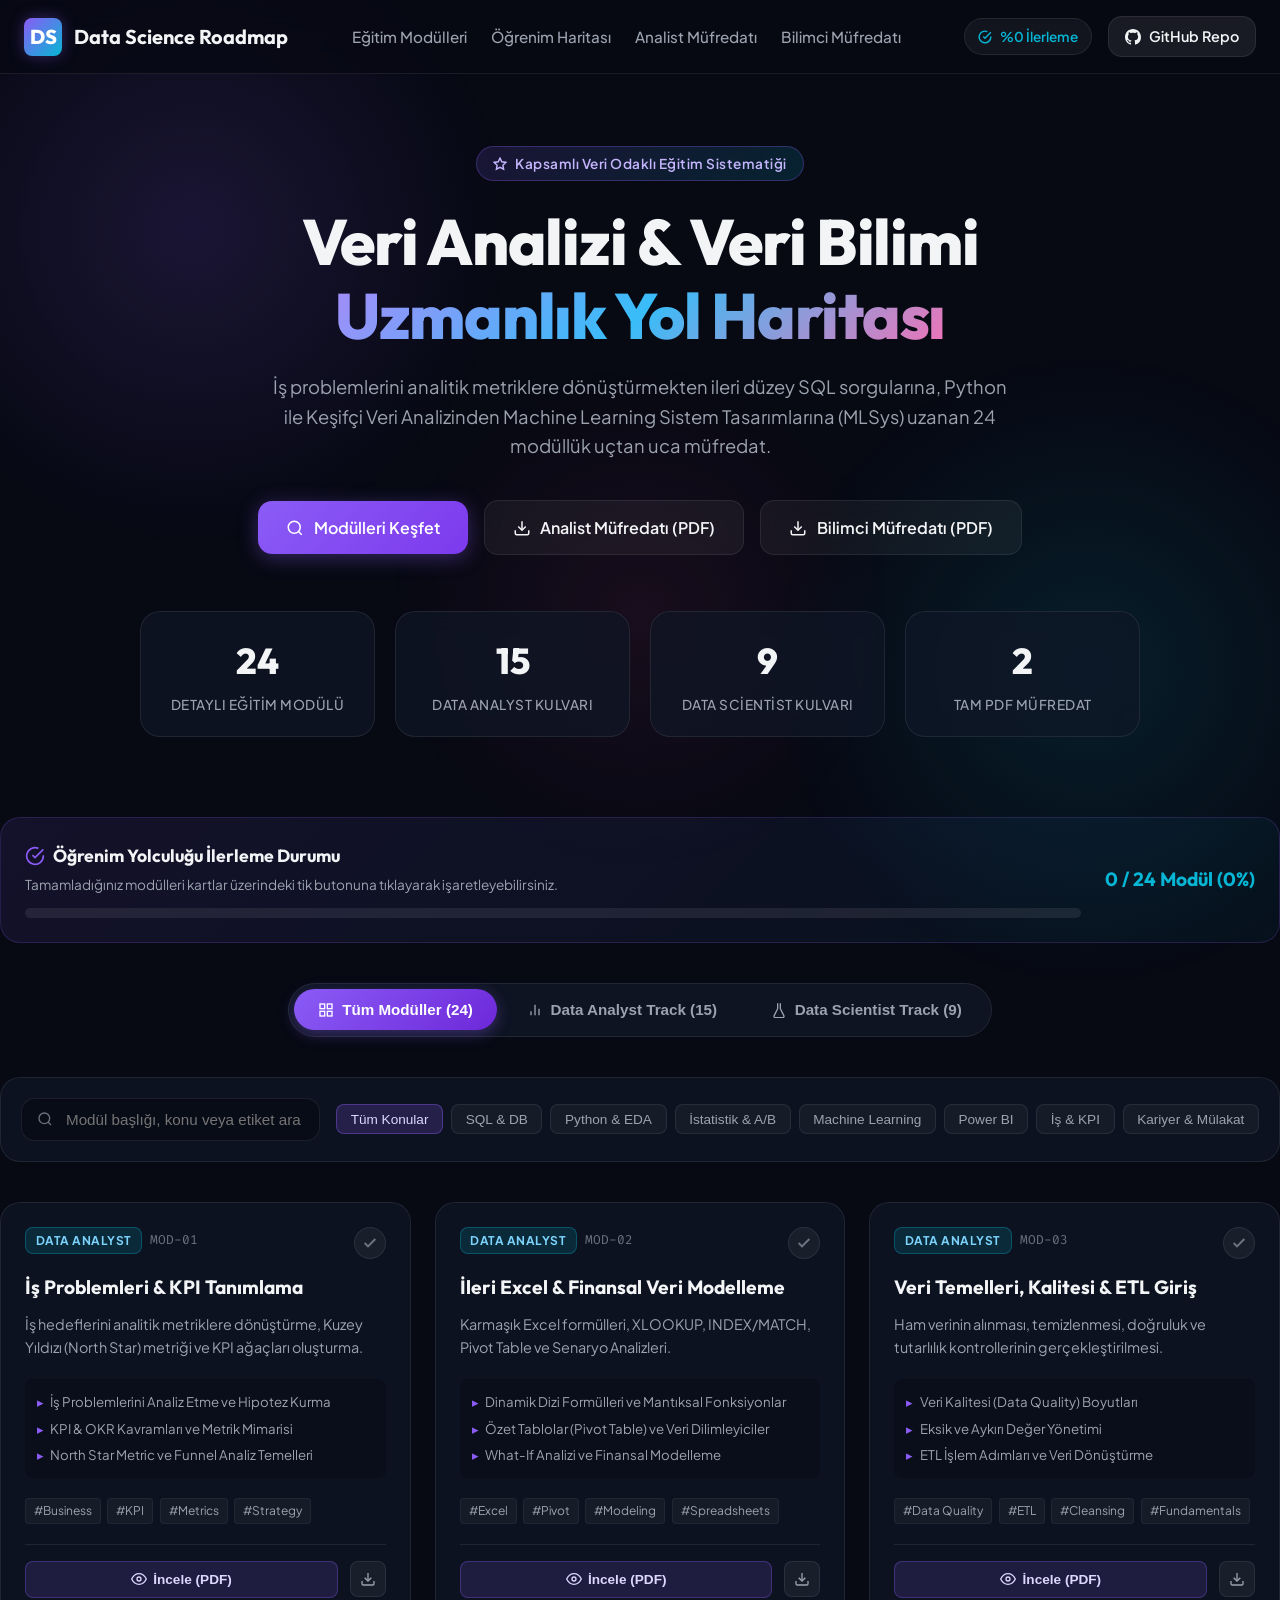
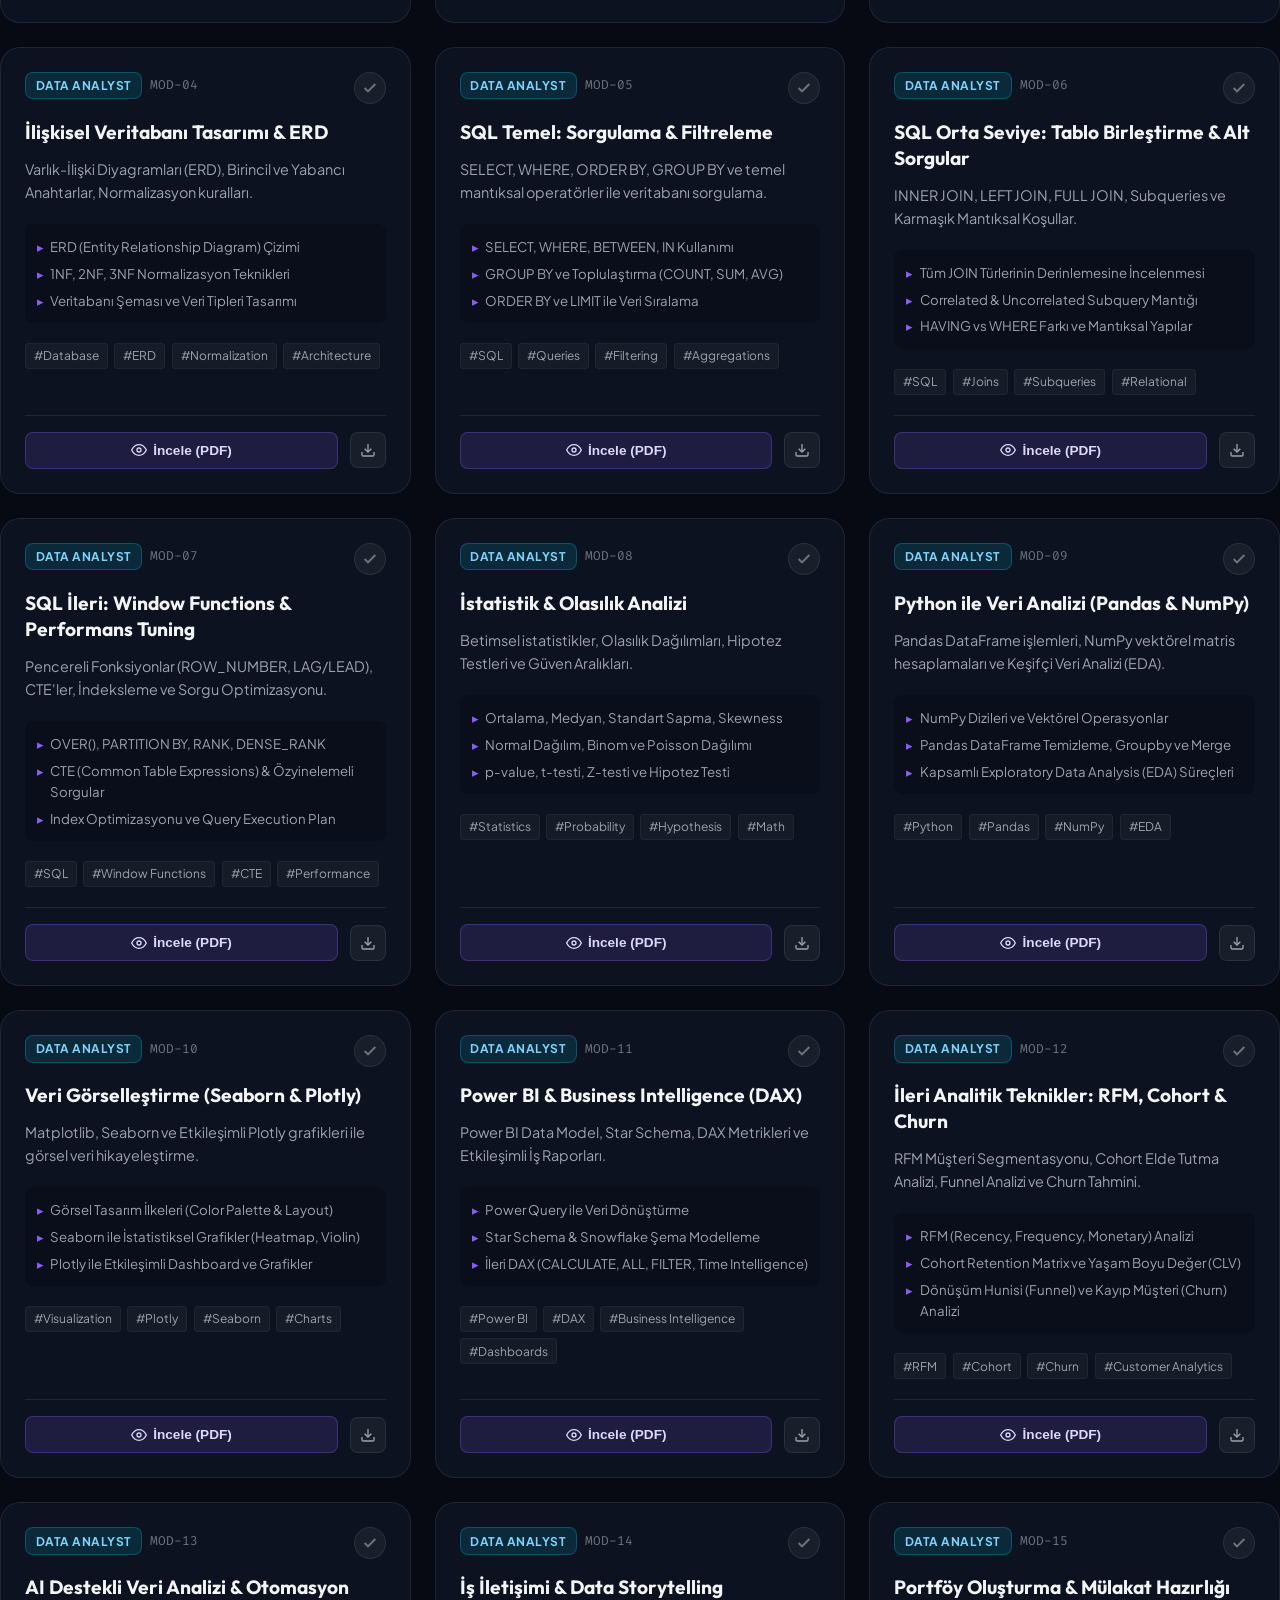
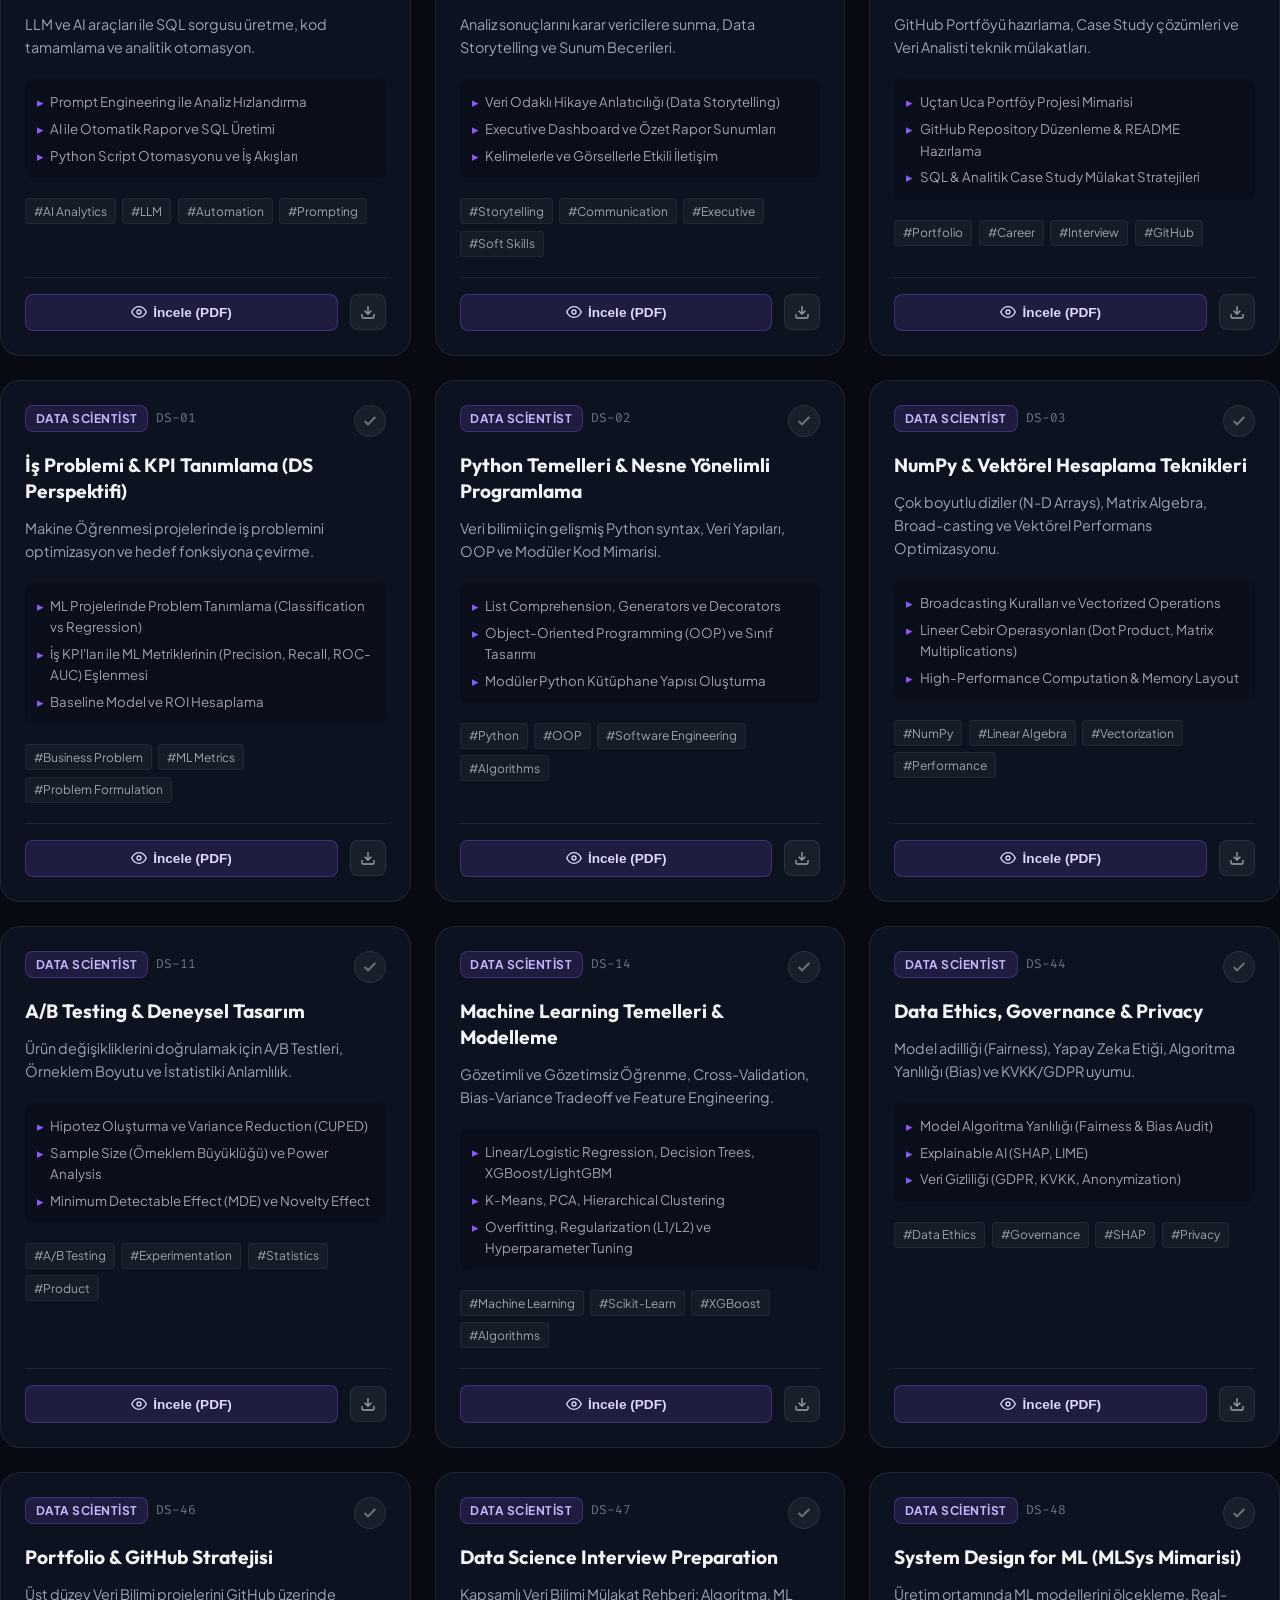
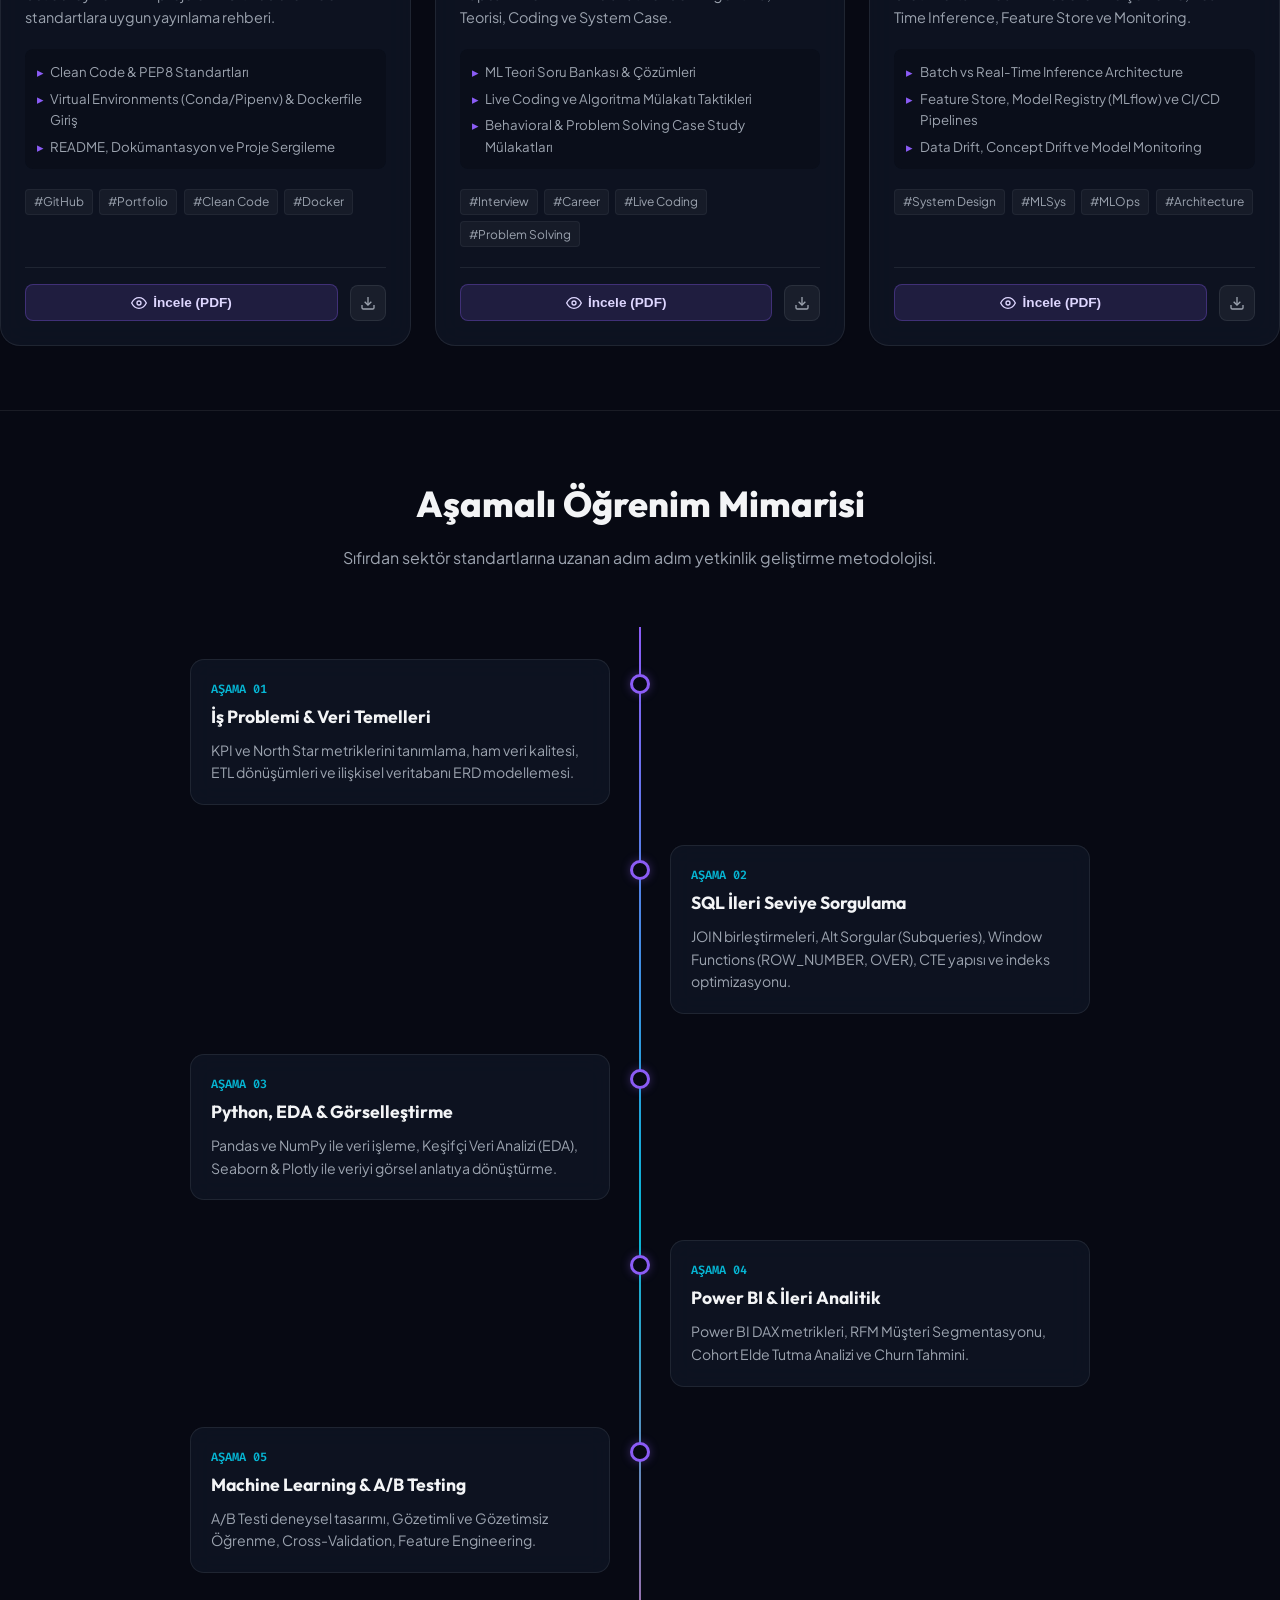
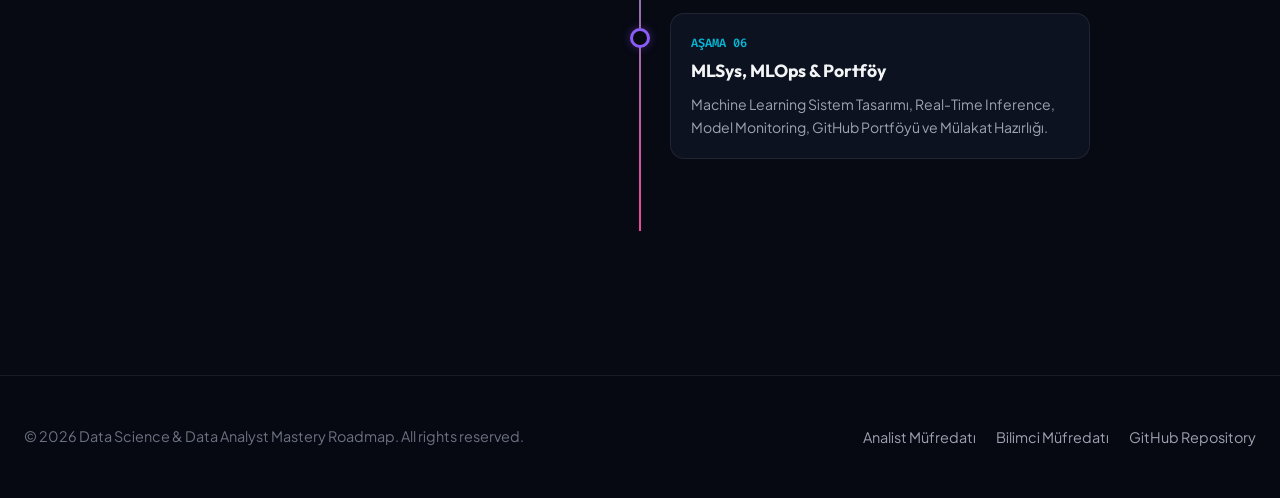
<file: index.html>
<!DOCTYPE html>
<html lang="tr">
<head>
  <meta charset="UTF-8">
  <meta name="viewport" content="width=device-width, initial-scale=1.0">
  <title>Data Science & Data Analyst Mastery Roadmap | semihvz</title>
  <meta name="description" content="Veri Analizi ve Veri Bilimi için uçtan uca hazırlanan 24 kapsamlı ders modülü, PDF müfredatları ve interaktif kariyer yol haritası.">
  <meta name="keywords" content="Data Science, Data Analyst, SQL, Python, Machine Learning, Power BI, Statistics, Roadmap">
  <meta name="author" content="semihvz">

  <!-- OpenGraph -->
  <meta property="og:title" content="Data Science & Analyst Roadmap">
  <meta property="og:description" content="Veri Analizi ve Veri Bilimi alanında sıfırdan uzmanlığa uçtan uca interaktif ders modülleri ve müfredat.">
  <meta property="og:type" content="website">

  <!-- Favicon & Stylesheet -->
  <link rel="icon" href="data:image/svg+xml,<svg xmlns=%22http://www.w3.org/2000/svg%22 viewBox=%220 0 100 100%22><text y=%22.9em%22 font-size=%2290%22>📊</text></svg>">
  <link rel="stylesheet" href="css/styles.css">
</head>
<body>

  <!-- Ambient Glow Background Blobs -->
  <div class="bg-glow-blob-1"></div>
  <div class="bg-glow-blob-2"></div>
  <div class="bg-glow-blob-3"></div>

  <!-- Header / Navigation Bar -->
  <header class="navbar">
    <div class="container nav-container">
      <a href="#" class="nav-brand">
        <div class="brand-icon">DS</div>
        <span>Data Science Roadmap</span>
      </a>

      <ul class="nav-links">
        <li><a href="#modules" class="nav-link">Eğitim Modülleri</a></li>
        <li><a href="#roadmap" class="nav-link">Öğrenim Haritası</a></li>
        <li><a href="data-analyst-curriculum.pdf" target="_blank" class="nav-link">Analist Müfredatı</a></li>
        <li><a href="data-science-curriculum.pdf" target="_blank" class="nav-link">Bilimci Müfredatı</a></li>
      </ul>

      <div class="nav-actions">
        <div class="progress-pill">
          <svg width="14" height="14" viewBox="0 0 24 24" fill="none" stroke="currentColor" stroke-width="2.5">
            <path d="M22 11.08V12a10 10 0 1 1-5.93-9.14"></path>
            <polyline points="22 4 12 14.01 9 11.01"></polyline>
          </svg>
          <span id="navProgressText">%0 İlerleme</span>
        </div>
        <a href="https://github.com/semihvz/data-science-roadmap" target="_blank" rel="noopener" class="btn-github">
          <svg width="16" height="16" viewBox="0 0 24 24" fill="currentColor">
            <path d="M12 0C5.37 0 0 5.37 0 12c0 5.31 3.435 9.795 8.205 11.385.6.105.825-.255.825-.57 0-.285-.015-1.23-.015-2.235-3.015.555-3.795-.735-4.035-1.41-.135-.345-.72-1.41-1.23-1.695-.42-.225-1.02-.78-.015-.795.945-.015 1.62.87 1.845 1.23 1.08 1.815 2.805 1.305 3.495.99.105-.78.42-1.305.765-1.605-2.67-.3-5.46-1.335-5.46-5.925 0-1.305.465-2.385 1.23-3.225-.12-.3-.54-1.53.12-3.18 0 0 1.005-.315 3.3 1.23.96-.27 1.98-.405 3-.405s2.04.135 3 .405c2.295-1.56 3.3-1.23 3.3-1.23.66 1.65.24 2.88.12 3.18.765.84 1.23 1.905 1.23 3.225 0 4.605-2.805 5.625-5.475 5.925.435.375.81 1.095.81 2.22 0 1.605-.015 2.895-.015 3.3 0 .315.225.69.825.57A12.02 12.02 0 0024 12c0-6.63-5.37-12-12-12z"/>
          </svg>
          GitHub Repo
        </a>
      </div>
    </div>
  </header>

  <!-- Hero Section -->
  <section class="hero">
    <div class="container">
      <div class="hero-badge">
        <svg width="14" height="14" viewBox="0 0 24 24" fill="none" stroke="currentColor" stroke-width="2.5">
          <polygon points="12 2 15.09 8.26 22 9.27 17 14.14 18.18 21.02 12 17.77 5.82 21.02 7 14.14 2 9.27 8.91 8.26 12 2"></polygon>
        </svg>
        Kapsamlı Veri Odaklı Eğitim Sistematiği
      </div>

      <h1 class="hero-title">
        Veri Analizi & Veri Bilimi<br>
        <span class="text-gradient">Uzmanlık Yol Haritası</span>
      </h1>

      <p class="hero-subtitle">
        İş problemlerini analitik metriklere dönüştürmekten ileri düzey SQL sorgularına, Python ile Keşifçi Veri Analizinden Machine Learning Sistem Tasarımlarına (MLSys) uzanan 24 modüllük uçtan uca müfredat.
      </p>

      <div class="hero-cta">
        <a href="#modules" class="btn-primary">
          <svg width="18" height="18" viewBox="0 0 24 24" fill="none" stroke="currentColor" stroke-width="2">
            <circle cx="11" cy="11" r="8"></circle>
            <line x1="21" y1="21" x2="16.65" y2="16.65"></line>
          </svg>
          Modülleri Keşfet
        </a>
        <a href="data-analyst-curriculum.pdf" download class="btn-secondary">
          <svg width="18" height="18" viewBox="0 0 24 24" fill="none" stroke="currentColor" stroke-width="2">
            <path d="M21 15v4a2 2 0 0 1-2 2H5a2 2 0 0 1-2-2v-4"></path>
            <polyline points="7 10 12 15 17 10"></polyline>
            <line x1="12" y1="15" x2="12" y2="3"></line>
          </svg>
          Analist Müfredatı (PDF)
        </a>
        <a href="data-science-curriculum.pdf" download class="btn-secondary">
          <svg width="18" height="18" viewBox="0 0 24 24" fill="none" stroke="currentColor" stroke-width="2">
            <path d="M21 15v4a2 2 0 0 1-2 2H5a2 2 0 0 1-2-2v-4"></path>
            <polyline points="7 10 12 15 17 10"></polyline>
            <line x1="12" y1="15" x2="12" y2="3"></line>
          </svg>
          Bilimci Müfredatı (PDF)
        </a>
      </div>

      <!-- Stats Grid -->
      <div class="hero-stats">
        <div class="stat-card">
          <div class="stat-number">24</div>
          <div class="stat-label">Detaylı Eğitim Modülü</div>
        </div>
        <div class="stat-card">
          <div class="stat-number">15</div>
          <div class="stat-label">Data Analyst Kulvarı</div>
        </div>
        <div class="stat-card">
          <div class="stat-number">9</div>
          <div class="stat-label">Data Scientist Kulvarı</div>
        </div>
        <div class="stat-card">
          <div class="stat-number">2</div>
          <div class="stat-label">Tam PDF Müfredat</div>
        </div>
      </div>
    </div>
  </section>

  <!-- Main Content Area -->
  <main class="main-content container" id="modules">

    <!-- Overall Progress Card -->
    <div class="overall-progress-card">
      <div class="progress-info">
        <div class="progress-title">
          <svg width="20" height="20" viewBox="0 0 24 24" fill="none" stroke="var(--primary)" stroke-width="2">
            <path d="M22 11.08V12a10 10 0 1 1-5.93-9.14"></path>
            <polyline points="22 4 12 14.01 9 11.01"></polyline>
          </svg>
          Öğrenim Yolculuğu İlerleme Durumu
        </div>
        <div class="progress-sub">Tamamladığınız modülleri kartlar üzerindeki tik butonuna tıklayarak işaretleyebilirsiniz.</div>
        <div class="progress-bar-container">
          <div class="progress-bar-fill" id="globalProgressBar"></div>
        </div>
      </div>
      <div style="text-align: right; min-width: 140px;">
        <span id="completedCountText" style="font-family: var(--font-heading); font-size: 1.2rem; font-weight: 700; color: var(--secondary);">0 / 24 Modül (%0)</span>
      </div>
    </div>

    <!-- Track Selector Tabs -->
    <div class="track-selector-wrapper">
      <div class="track-tabs">
        <button class="track-tab active" data-track="all">
          <svg width="16" height="16" viewBox="0 0 24 24" fill="none" stroke="currentColor" stroke-width="2">
            <rect x="3" y="3" width="7" height="7"></rect>
            <rect x="14" y="3" width="7" height="7"></rect>
            <rect x="14" y="14" width="7" height="7"></rect>
            <rect x="3" y="14" width="7" height="7"></rect>
          </svg>
          Tüm Modüller (24)
        </button>
        <button class="track-tab" data-track="analyst">
          <svg width="16" height="16" viewBox="0 0 24 24" fill="none" stroke="currentColor" stroke-width="2">
            <line x1="18" y1="20" x2="18" y2="10"></line>
            <line x1="12" y1="20" x2="12" y2="4"></line>
            <line x1="6" y1="20" x2="6" y2="14"></line>
          </svg>
          Data Analyst Track (15)
        </button>
        <button class="track-tab" data-track="scientist">
          <svg width="16" height="16" viewBox="0 0 24 24" fill="none" stroke="currentColor" stroke-width="2">
            <path d="M10 2v7.527a2 2 0 0 1-.211.896L4.72 20.5A2 2 0 0 0 6.5 23.5h11a2 2 0 0 0 1.78-3L14.21 10.423a2 2 0 0 1-.21-.896V2"></path>
          </svg>
          Data Scientist Track (9)
        </button>
      </div>
    </div>

    <!-- Filter & Search Toolbar -->
    <div class="toolbar">
      <div class="toolbar-top">
        <div class="search-box">
          <svg class="search-icon" width="16" height="16" viewBox="0 0 24 24" fill="none" stroke="currentColor" stroke-width="2">
            <circle cx="11" cy="11" r="8"></circle>
            <line x1="21" y1="21" x2="16.65" y2="16.65"></line>
          </svg>
          <input type="text" id="searchInput" placeholder="Modül başlığı, konu veya etiket ara (ör: SQL, Python, RFM, ML)...">
        </div>

        <div class="category-tags">
          <button class="tag-btn active" data-category="all">Tüm Konular</button>
          <button class="tag-btn" data-category="sql">SQL & DB</button>
          <button class="tag-btn" data-category="python">Python & EDA</button>
          <button class="tag-btn" data-category="stats">İstatistik & A/B</button>
          <button class="tag-btn" data-category="ml">Machine Learning</button>
          <button class="tag-btn" data-category="bi">Power BI</button>
          <button class="tag-btn" data-category="kpi">İş & KPI</button>
          <button class="tag-btn" data-category="career">Kariyer & Mülakat</button>
        </div>
      </div>
    </div>

    <!-- Dynamic Module Grid Container -->
    <div id="moduleGrid" class="module-grid">
      <!-- Generated via JS -->
    </div>

    <!-- Visual Learning Roadmap Timeline Section -->
    <section class="roadmap-section" id="roadmap">
      <div class="section-header">
        <h2 class="section-title">Aşamalı Öğrenim Mimarisi</h2>
        <p class="section-desc">
          Sıfırdan sektör standartlarına uzanan adım adım yetkinlik geliştirme metodolojisi.
        </p>
      </div>

      <div class="timeline">
        <div class="timeline-item">
          <div class="timeline-dot"></div>
          <div class="timeline-card">
            <div class="timeline-step">AŞAMA 01</div>
            <h3 class="timeline-title">İş Problemi & Veri Temelleri</h3>
            <p style="font-size: 0.88rem; color: var(--text-muted);">
              KPI ve North Star metriklerini tanımlama, ham veri kalitesi, ETL dönüşümleri ve ilişkisel veritabanı ERD modellemesi.
            </p>
          </div>
        </div>

        <div class="timeline-item">
          <div class="timeline-dot"></div>
          <div class="timeline-card">
            <div class="timeline-step">AŞAMA 02</div>
            <h3 class="timeline-title">SQL İleri Seviye Sorgulama</h3>
            <p style="font-size: 0.88rem; color: var(--text-muted);">
              JOIN birleştirmeleri, Alt Sorgular (Subqueries), Window Functions (ROW_NUMBER, OVER), CTE yapısı ve indeks optimizasyonu.
            </p>
          </div>
        </div>

        <div class="timeline-item">
          <div class="timeline-dot"></div>
          <div class="timeline-card">
            <div class="timeline-step">AŞAMA 03</div>
            <h3 class="timeline-title">Python, EDA & Görselleştirme</h3>
            <p style="font-size: 0.88rem; color: var(--text-muted);">
              Pandas ve NumPy ile veri işleme, Keşifçi Veri Analizi (EDA), Seaborn & Plotly ile veriyi görsel anlatıya dönüştürme.
            </p>
          </div>
        </div>

        <div class="timeline-item">
          <div class="timeline-dot"></div>
          <div class="timeline-card">
            <div class="timeline-step">AŞAMA 04</div>
            <h3 class="timeline-title">Power BI & İleri Analitik</h3>
            <p style="font-size: 0.88rem; color: var(--text-muted);">
              Power BI DAX metrikleri, RFM Müşteri Segmentasyonu, Cohort Elde Tutma Analizi ve Churn Tahmini.
            </p>
          </div>
        </div>

        <div class="timeline-item">
          <div class="timeline-dot"></div>
          <div class="timeline-card">
            <div class="timeline-step">AŞAMA 05</div>
            <h3 class="timeline-title">Machine Learning & A/B Testing</h3>
            <p style="font-size: 0.88rem; color: var(--text-muted);">
              A/B Testi deneysel tasarımı, Gözetimli ve Gözetimsiz Öğrenme, Cross-Validation, Feature Engineering.
            </p>
          </div>
        </div>

        <div class="timeline-item">
          <div class="timeline-dot"></div>
          <div class="timeline-card">
            <div class="timeline-step">AŞAMA 06</div>
            <h3 class="timeline-title">MLSys, MLOps & Portföy</h3>
            <p style="font-size: 0.88rem; color: var(--text-muted);">
              Machine Learning Sistem Tasarımı, Real-Time Inference, Model Monitoring, GitHub Portföyü ve Mülakat Hazırlığı.
            </p>
          </div>
        </div>
      </div>
    </section>

  </main>

  <!-- PDF Viewer Modal -->
  <div class="modal-backdrop" id="modalBackdrop">
    <div class="modal-container">
      <div class="modal-header">
        <div class="modal-title-group">
          <svg width="20" height="20" viewBox="0 0 24 24" fill="none" stroke="var(--primary)" stroke-width="2">
            <path d="M14 2H6a2 2 0 0 0-2 2v16a2 2 0 0 0 2 2h12a2 2 0 0 0 2-2V8z"></path>
            <polyline points="14 2 14 8 20 8"></polyline>
            <line x1="16" y1="13" x2="8" y2="13"></line>
            <line x1="16" y1="17" x2="8" y2="17"></line>
            <polyline points="10 9 9 9 8 9"></polyline>
          </svg>
          <span class="modal-title" id="modalTitle">Modül PDF Detayı</span>
        </div>
        <button class="modal-close-btn" id="modalCloseBtn" title="Kapat">
          <svg width="18" height="18" viewBox="0 0 24 24" fill="none" stroke="currentColor" stroke-width="2.5">
            <line x1="18" y1="6" x2="6" y2="18"></line>
            <line x1="6" y1="6" x2="18" y2="18"></line>
          </svg>
        </button>
      </div>
      <div class="modal-body">
        <iframe src="about:blank" id="modalIframe" class="modal-iframe"></iframe>
      </div>
    </div>
  </div>

  <!-- Footer -->
  <footer class="footer">
    <div class="container footer-container">
      <div class="footer-copy">
        © 2026 Data Science & Data Analyst Mastery Roadmap. All rights reserved.
      </div>
      <ul class="footer-links">
        <li><a href="data-analyst-curriculum.pdf" download class="footer-link">Analist Müfredatı</a></li>
        <li><a href="data-science-curriculum.pdf" download class="footer-link">Bilimci Müfredatı</a></li>
        <li><a href="https://github.com/semihvz/data-science-roadmap" target="_blank" class="footer-link">GitHub Repository</a></li>
      </ul>
    </div>
  </footer>

  <!-- Application Logic -->
  <script src="js/app.js"></script>
</body>
</html>
</file>
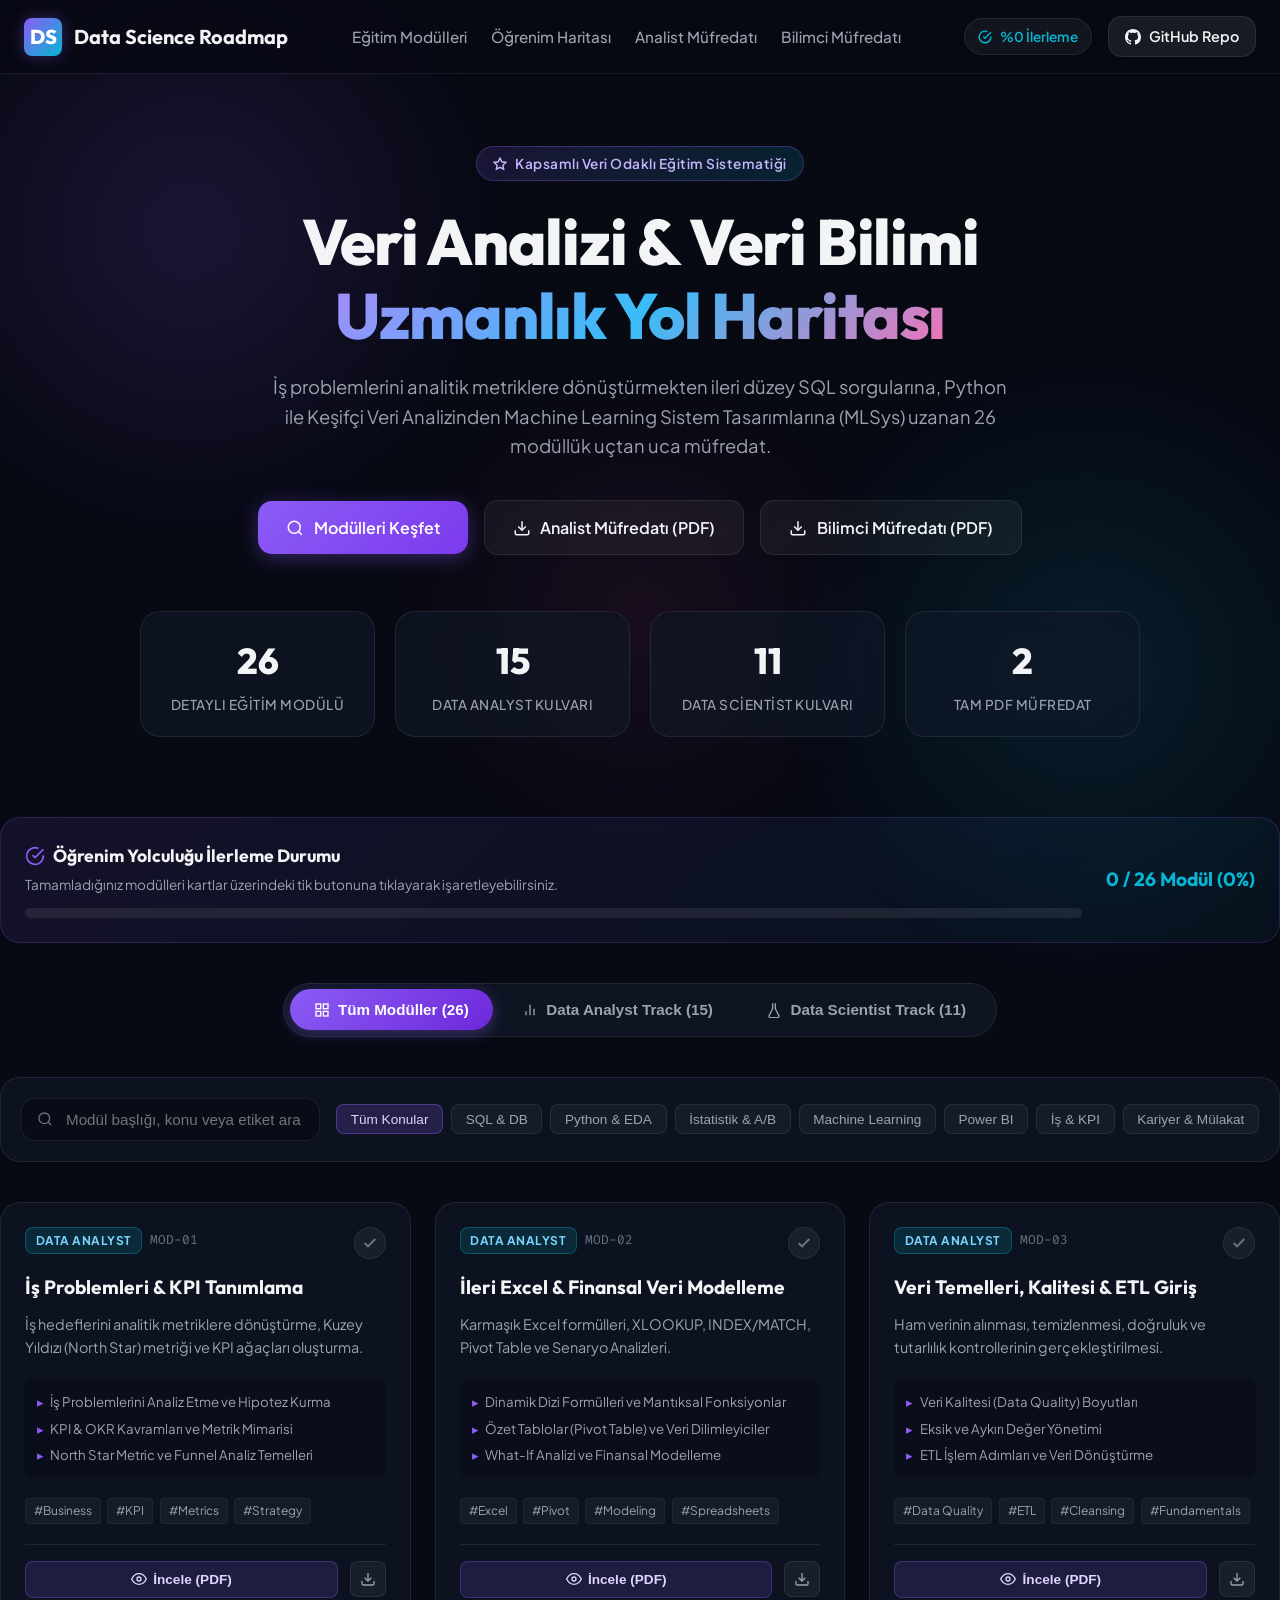
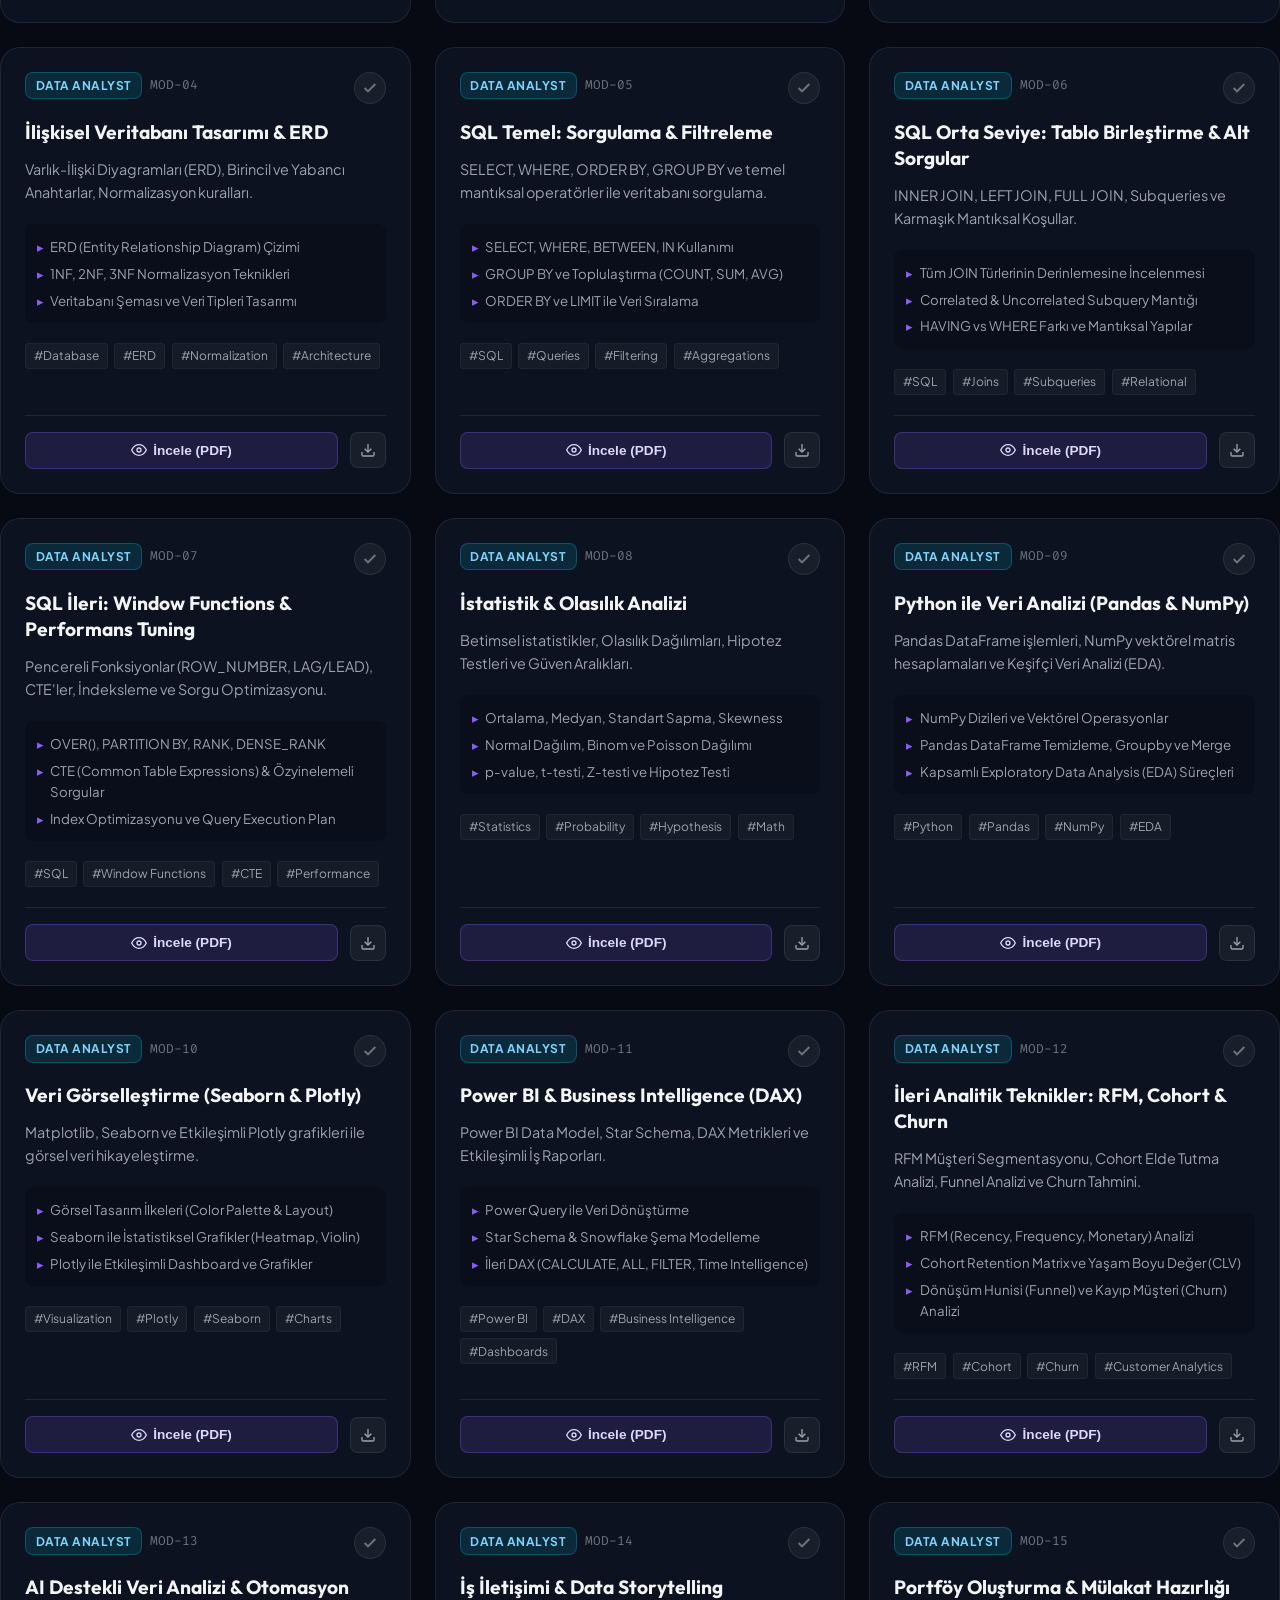
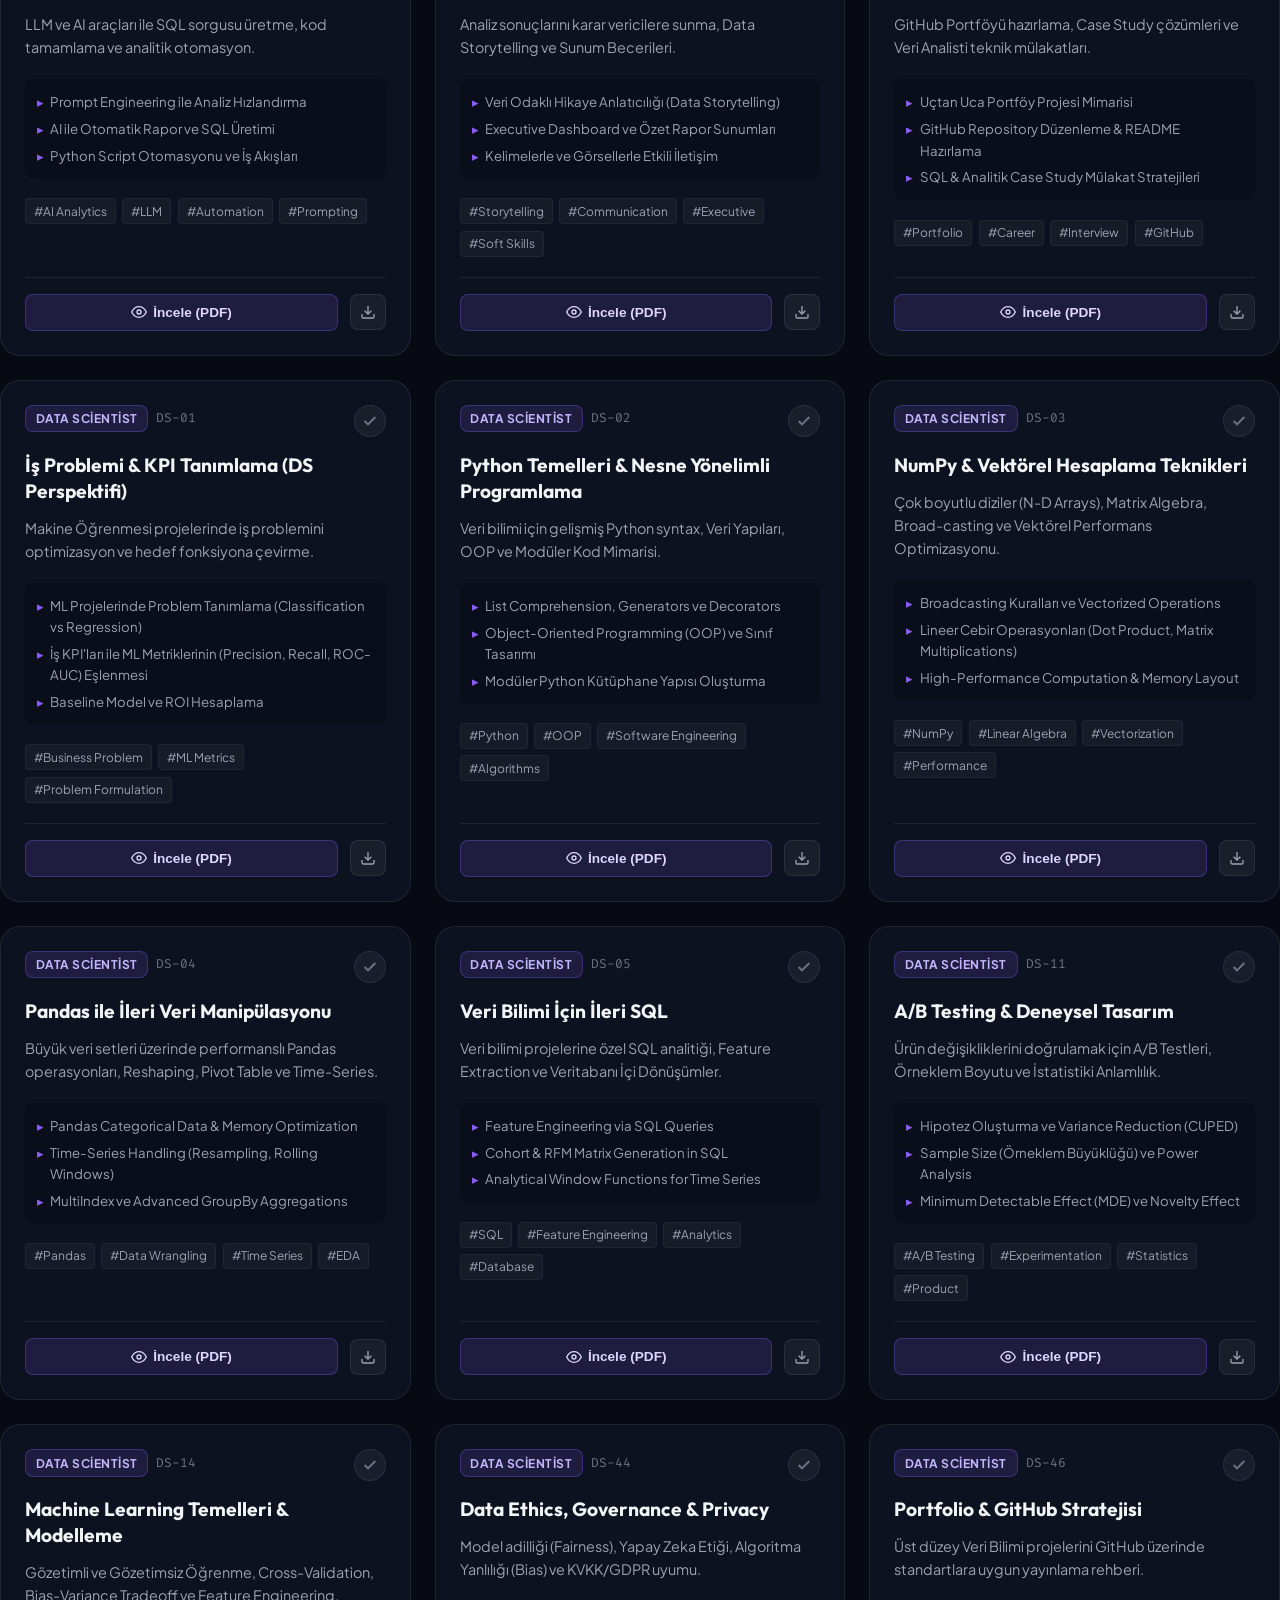
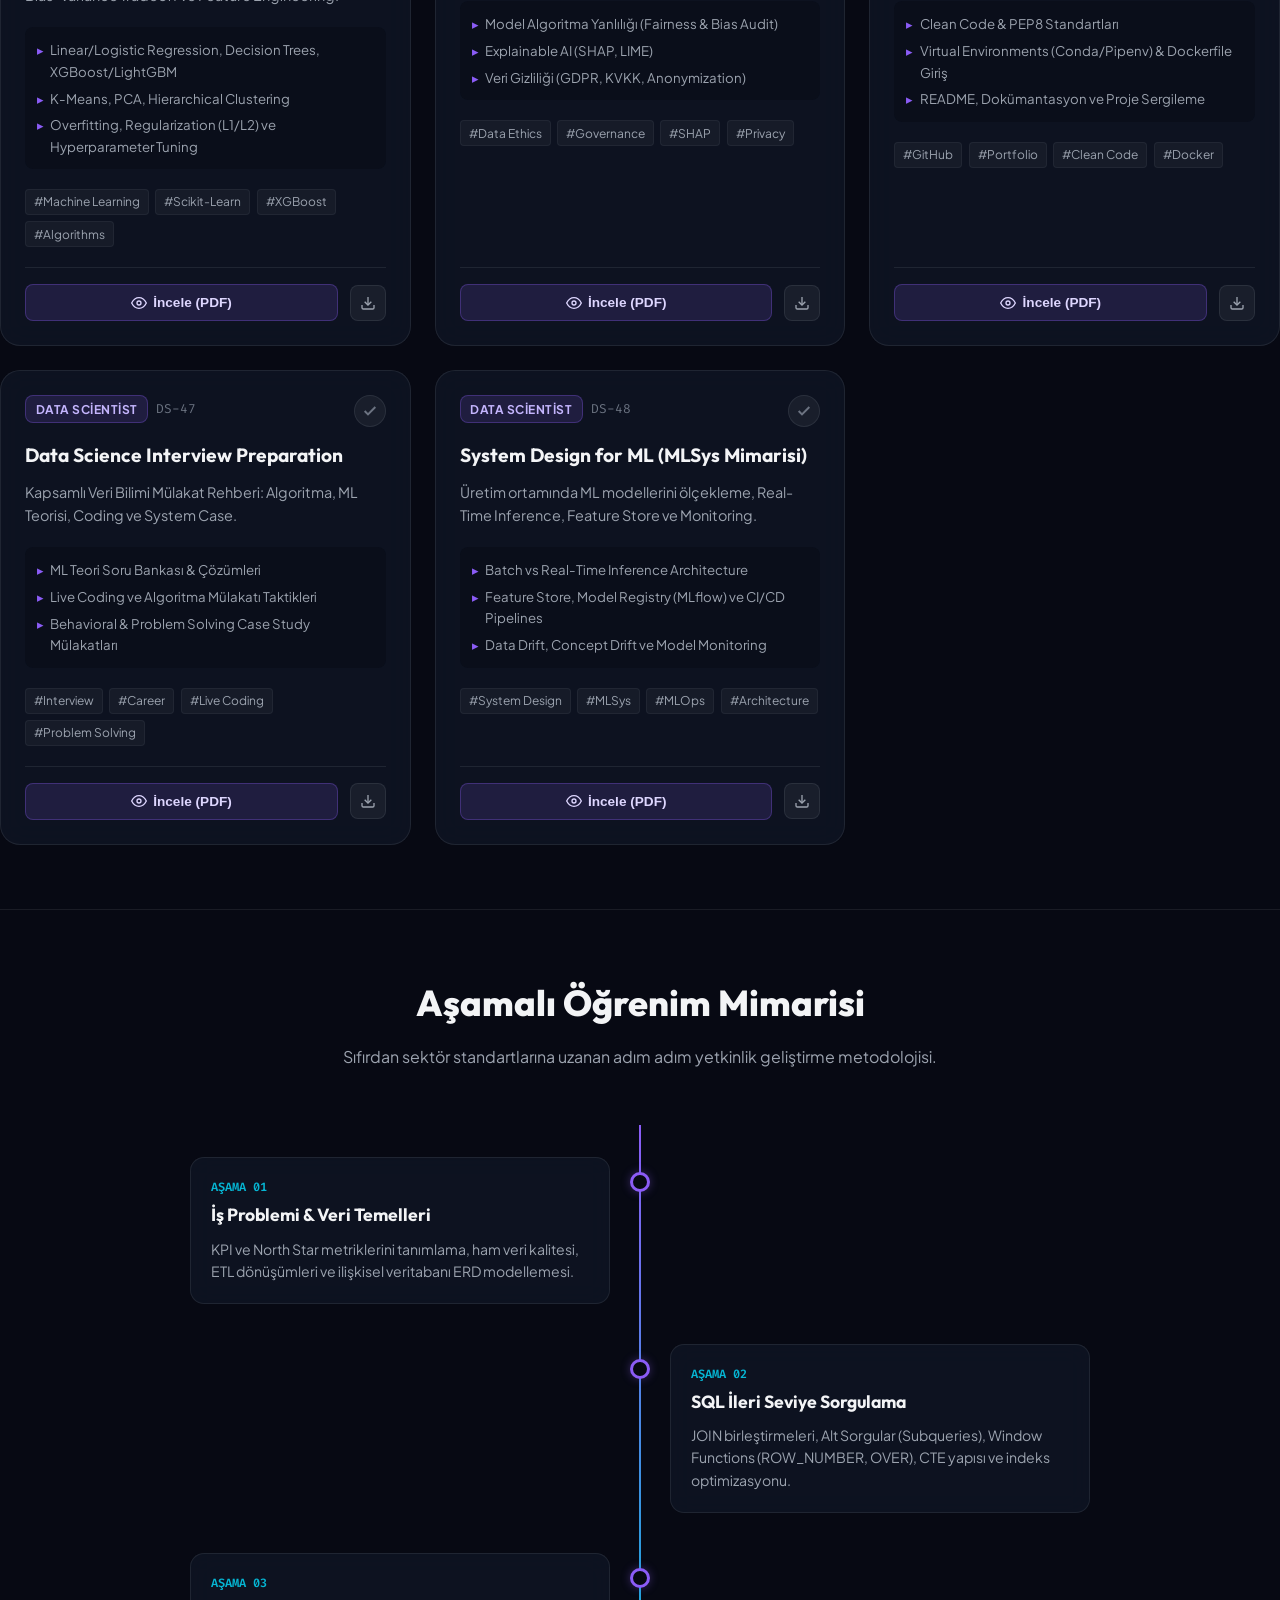
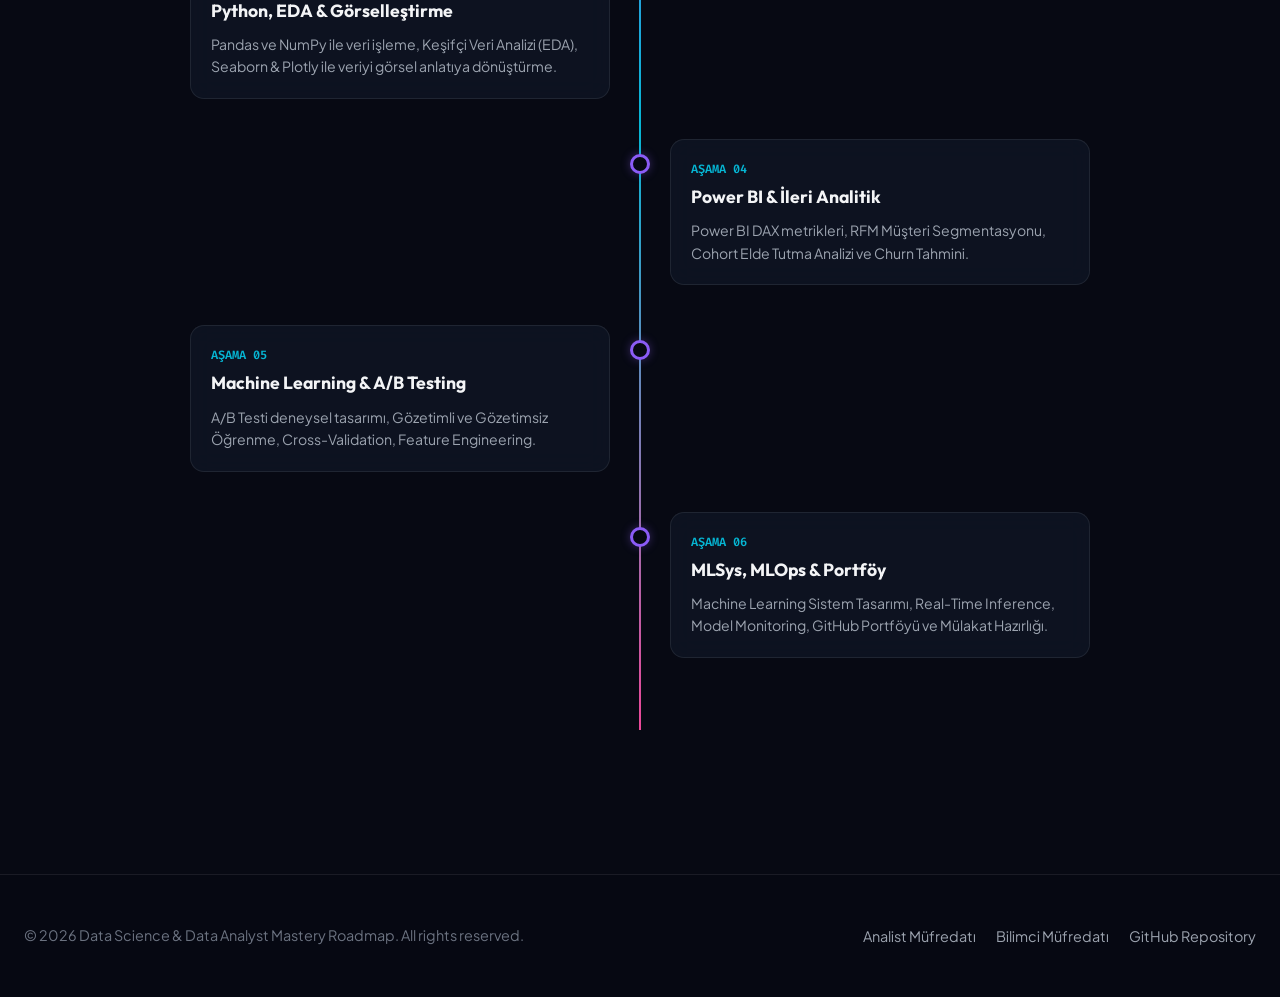
<file: docs/index.html>
<!DOCTYPE html>
<html lang="tr">
<head>
  <meta charset="UTF-8">
  <meta name="viewport" content="width=device-width, initial-scale=1.0">
  <title>Data Science & Data Analyst Mastery Roadmap | semihvz</title>
  <meta name="description" content="Veri Analizi ve Veri Bilimi için uçtan uca hazırlanan 26 kapsamlı ders modülü, PDF müfredatları ve interaktif kariyer yol haritası.">
  <meta name="keywords" content="Data Science, Data Analyst, SQL, Python, Machine Learning, Power BI, Statistics, Roadmap">
  <meta name="author" content="semihvz">

  <!-- OpenGraph -->
  <meta property="og:title" content="Data Science & Analyst Roadmap">
  <meta property="og:description" content="Veri Analizi ve Veri Bilimi alanında sıfırdan uzmanlığa uçtan uca interaktif ders modülleri ve müfredat.">
  <meta property="og:type" content="website">

  <!-- Favicon & Stylesheet -->
  <link rel="icon" href="data:image/svg+xml,<svg xmlns=%22http://www.w3.org/2000/svg%22 viewBox=%220 0 100 100%22><text y=%22.9em%22 font-size=%2290%22>📊</text></svg>">
  <link rel="stylesheet" href="css/styles.css">
</head>
<body>

  <!-- Ambient Glow Background Blobs -->
  <div class="bg-glow-blob-1"></div>
  <div class="bg-glow-blob-2"></div>
  <div class="bg-glow-blob-3"></div>

  <!-- Header / Navigation Bar -->
  <header class="navbar">
    <div class="container nav-container">
      <a href="#" class="nav-brand">
        <div class="brand-icon">DS</div>
        <span>Data Science Roadmap</span>
      </a>

      <ul class="nav-links">
        <li><a href="#modules" class="nav-link">Eğitim Modülleri</a></li>
        <li><a href="#roadmap" class="nav-link">Öğrenim Haritası</a></li>
        <li><a href="data-analyst-curriculum.pdf" target="_blank" class="nav-link">Analist Müfredatı</a></li>
        <li><a href="data-science-curriculum.pdf" target="_blank" class="nav-link">Bilimci Müfredatı</a></li>
      </ul>

      <div class="nav-actions">
        <div class="progress-pill">
          <svg width="14" height="14" viewBox="0 0 24 24" fill="none" stroke="currentColor" stroke-width="2.5">
            <path d="M22 11.08V12a10 10 0 1 1-5.93-9.14"></path>
            <polyline points="22 4 12 14.01 9 11.01"></polyline>
          </svg>
          <span id="navProgressText">%0 İlerleme</span>
        </div>
        <a href="https://github.com/semihvz/data-science-roadmap" target="_blank" rel="noopener" class="btn-github">
          <svg width="16" height="16" viewBox="0 0 24 24" fill="currentColor">
            <path d="M12 0C5.37 0 0 5.37 0 12c0 5.31 3.435 9.795 8.205 11.385.6.105.825-.255.825-.57 0-.285-.015-1.23-.015-2.235-3.015.555-3.795-.735-4.035-1.41-.135-.345-.72-1.41-1.23-1.695-.42-.225-1.02-.78-.015-.795.945-.015 1.62.87 1.845 1.23 1.08 1.815 2.805 1.305 3.495.99.105-.78.42-1.305.765-1.605-2.67-.3-5.46-1.335-5.46-5.925 0-1.305.465-2.385 1.23-3.225-.12-.3-.54-1.53.12-3.18 0 0 1.005-.315 3.3 1.23.96-.27 1.98-.405 3-.405s2.04.135 3 .405c2.295-1.56 3.3-1.23 3.3-1.23.66 1.65.24 2.88.12 3.18.765.84 1.23 1.905 1.23 3.225 0 4.605-2.805 5.625-5.475 5.925.435.375.81 1.095.81 2.22 0 1.605-.015 2.895-.015 3.3 0 .315.225.69.825.57A12.02 12.02 0 0024 12c0-6.63-5.37-12-12-12z"/>
          </svg>
          GitHub Repo
        </a>
      </div>
    </div>
  </header>

  <!-- Hero Section -->
  <section class="hero">
    <div class="container">
      <div class="hero-badge">
        <svg width="14" height="14" viewBox="0 0 24 24" fill="none" stroke="currentColor" stroke-width="2.5">
          <polygon points="12 2 15.09 8.26 22 9.27 17 14.14 18.18 21.02 12 17.77 5.82 21.02 7 14.14 2 9.27 8.91 8.26 12 2"></polygon>
        </svg>
        Kapsamlı Veri Odaklı Eğitim Sistematiği
      </div>

      <h1 class="hero-title">
        Veri Analizi & Veri Bilimi<br>
        <span class="text-gradient">Uzmanlık Yol Haritası</span>
      </h1>

      <p class="hero-subtitle">
        İş problemlerini analitik metriklere dönüştürmekten ileri düzey SQL sorgularına, Python ile Keşifçi Veri Analizinden Machine Learning Sistem Tasarımlarına (MLSys) uzanan 26 modüllük uçtan uca müfredat.
      </p>

      <div class="hero-cta">
        <a href="#modules" class="btn-primary">
          <svg width="18" height="18" viewBox="0 0 24 24" fill="none" stroke="currentColor" stroke-width="2">
            <circle cx="11" cy="11" r="8"></circle>
            <line x1="21" y1="21" x2="16.65" y2="16.65"></line>
          </svg>
          Modülleri Keşfet
        </a>
        <a href="data-analyst-curriculum.pdf" target="_blank" download class="btn-secondary">
          <svg width="18" height="18" viewBox="0 0 24 24" fill="none" stroke="currentColor" stroke-width="2">
            <path d="M21 15v4a2 2 0 0 1-2 2H5a2 2 0 0 1-2-2v-4"></path>
            <polyline points="7 10 12 15 17 10"></polyline>
            <line x1="12" y1="15" x2="12" y2="3"></line>
          </svg>
          Analist Müfredatı (PDF)
        </a>
        <a href="data-science-curriculum.pdf" target="_blank" download class="btn-secondary">
          <svg width="18" height="18" viewBox="0 0 24 24" fill="none" stroke="currentColor" stroke-width="2">
            <path d="M21 15v4a2 2 0 0 1-2 2H5a2 2 0 0 1-2-2v-4"></path>
            <polyline points="7 10 12 15 17 10"></polyline>
            <line x1="12" y1="15" x2="12" y2="3"></line>
          </svg>
          Bilimci Müfredatı (PDF)
        </a>
      </div>

      <!-- Stats Grid -->
      <div class="hero-stats">
        <div class="stat-card">
          <div class="stat-number">26</div>
          <div class="stat-label">Detaylı Eğitim Modülü</div>
        </div>
        <div class="stat-card">
          <div class="stat-number">15</div>
          <div class="stat-label">Data Analyst Kulvarı</div>
        </div>
        <div class="stat-card">
          <div class="stat-number">11</div>
          <div class="stat-label">Data Scientist Kulvarı</div>
        </div>
        <div class="stat-card">
          <div class="stat-number">2</div>
          <div class="stat-label">Tam PDF Müfredat</div>
        </div>
      </div>
    </div>
  </section>

  <!-- Main Content Area -->
  <main class="main-content container" id="modules">

    <!-- Overall Progress Card -->
    <div class="overall-progress-card">
      <div class="progress-info">
        <div class="progress-title">
          <svg width="20" height="20" viewBox="0 0 24 24" fill="none" stroke="var(--primary)" stroke-width="2">
            <path d="M22 11.08V12a10 10 0 1 1-5.93-9.14"></path>
            <polyline points="22 4 12 14.01 9 11.01"></polyline>
          </svg>
          Öğrenim Yolculuğu İlerleme Durumu
        </div>
        <div class="progress-sub">Tamamladığınız modülleri kartlar üzerindeki tik butonuna tıklayarak işaretleyebilirsiniz.</div>
        <div class="progress-bar-container">
          <div class="progress-bar-fill" id="globalProgressBar"></div>
        </div>
      </div>
      <div style="text-align: right; min-width: 140px;">
        <span id="completedCountText" style="font-family: var(--font-heading); font-size: 1.2rem; font-weight: 700; color: var(--secondary);">0 / 26 Modül (%0)</span>
      </div>
    </div>

    <!-- Track Selector Tabs -->
    <div class="track-selector-wrapper">
      <div class="track-tabs">
        <button class="track-tab active" data-track="all">
          <svg width="16" height="16" viewBox="0 0 24 24" fill="none" stroke="currentColor" stroke-width="2">
            <rect x="3" y="3" width="7" height="7"></rect>
            <rect x="14" y="3" width="7" height="7"></rect>
            <rect x="14" y="14" width="7" height="7"></rect>
            <rect x="3" y="14" width="7" height="7"></rect>
          </svg>
          Tüm Modüller (26)
        </button>
        <button class="track-tab" data-track="analyst">
          <svg width="16" height="16" viewBox="0 0 24 24" fill="none" stroke="currentColor" stroke-width="2">
            <line x1="18" y1="20" x2="18" y2="10"></line>
            <line x1="12" y1="20" x2="12" y2="4"></line>
            <line x1="6" y1="20" x2="6" y2="14"></line>
          </svg>
          Data Analyst Track (15)
        </button>
        <button class="track-tab" data-track="scientist">
          <svg width="16" height="16" viewBox="0 0 24 24" fill="none" stroke="currentColor" stroke-width="2">
            <path d="M10 2v7.527a2 2 0 0 1-.211.896L4.72 20.5A2 2 0 0 0 6.5 23.5h11a2 2 0 0 0 1.78-3L14.21 10.423a2 2 0 0 1-.21-.896V2"></path>
          </svg>
          Data Scientist Track (11)
        </button>
      </div>
    </div>

    <!-- Filter & Search Toolbar -->
    <div class="toolbar">
      <div class="toolbar-top">
        <div class="search-box">
          <svg class="search-icon" width="16" height="16" viewBox="0 0 24 24" fill="none" stroke="currentColor" stroke-width="2">
            <circle cx="11" cy="11" r="8"></circle>
            <line x1="21" y1="21" x2="16.65" y2="16.65"></line>
          </svg>
          <input type="text" id="searchInput" placeholder="Modül başlığı, konu veya etiket ara (ör: SQL, Python, RFM, ML)...">
        </div>

        <div class="category-tags">
          <button class="tag-btn active" data-category="all">Tüm Konular</button>
          <button class="tag-btn" data-category="sql">SQL & DB</button>
          <button class="tag-btn" data-category="python">Python & EDA</button>
          <button class="tag-btn" data-category="stats">İstatistik & A/B</button>
          <button class="tag-btn" data-category="ml">Machine Learning</button>
          <button class="tag-btn" data-category="bi">Power BI</button>
          <button class="tag-btn" data-category="kpi">İş & KPI</button>
          <button class="tag-btn" data-category="career">Kariyer & Mülakat</button>
        </div>
      </div>
    </div>

    <!-- Dynamic Module Grid Container -->
    <div id="moduleGrid" class="module-grid">
      <!-- Generated via JS -->
    </div>

    <!-- Visual Learning Roadmap Timeline Section -->
    <section class="roadmap-section" id="roadmap">
      <div class="section-header">
        <h2 class="section-title">Aşamalı Öğrenim Mimarisi</h2>
        <p class="section-desc">
          Sıfırdan sektör standartlarına uzanan adım adım yetkinlik geliştirme metodolojisi.
        </p>
      </div>

      <div class="timeline">
        <div class="timeline-item">
          <div class="timeline-dot"></div>
          <div class="timeline-card">
            <div class="timeline-step">AŞAMA 01</div>
            <h3 class="timeline-title">İş Problemi & Veri Temelleri</h3>
            <p style="font-size: 0.88rem; color: var(--text-muted);">
              KPI ve North Star metriklerini tanımlama, ham veri kalitesi, ETL dönüşümleri ve ilişkisel veritabanı ERD modellemesi.
            </p>
          </div>
        </div>

        <div class="timeline-item">
          <div class="timeline-dot"></div>
          <div class="timeline-card">
            <div class="timeline-step">AŞAMA 02</div>
            <h3 class="timeline-title">SQL İleri Seviye Sorgulama</h3>
            <p style="font-size: 0.88rem; color: var(--text-muted);">
              JOIN birleştirmeleri, Alt Sorgular (Subqueries), Window Functions (ROW_NUMBER, OVER), CTE yapısı ve indeks optimizasyonu.
            </p>
          </div>
        </div>

        <div class="timeline-item">
          <div class="timeline-dot"></div>
          <div class="timeline-card">
            <div class="timeline-step">AŞAMA 03</div>
            <h3 class="timeline-title">Python, EDA & Görselleştirme</h3>
            <p style="font-size: 0.88rem; color: var(--text-muted);">
              Pandas ve NumPy ile veri işleme, Keşifçi Veri Analizi (EDA), Seaborn & Plotly ile veriyi görsel anlatıya dönüştürme.
            </p>
          </div>
        </div>

        <div class="timeline-item">
          <div class="timeline-dot"></div>
          <div class="timeline-card">
            <div class="timeline-step">AŞAMA 04</div>
            <h3 class="timeline-title">Power BI & İleri Analitik</h3>
            <p style="font-size: 0.88rem; color: var(--text-muted);">
              Power BI DAX metrikleri, RFM Müşteri Segmentasyonu, Cohort Elde Tutma Analizi ve Churn Tahmini.
            </p>
          </div>
        </div>

        <div class="timeline-item">
          <div class="timeline-dot"></div>
          <div class="timeline-card">
            <div class="timeline-step">AŞAMA 05</div>
            <h3 class="timeline-title">Machine Learning & A/B Testing</h3>
            <p style="font-size: 0.88rem; color: var(--text-muted);">
              A/B Testi deneysel tasarımı, Gözetimli ve Gözetimsiz Öğrenme, Cross-Validation, Feature Engineering.
            </p>
          </div>
        </div>

        <div class="timeline-item">
          <div class="timeline-dot"></div>
          <div class="timeline-card">
            <div class="timeline-step">AŞAMA 06</div>
            <h3 class="timeline-title">MLSys, MLOps & Portföy</h3>
            <p style="font-size: 0.88rem; color: var(--text-muted);">
              Machine Learning Sistem Tasarımı, Real-Time Inference, Model Monitoring, GitHub Portföyü ve Mülakat Hazırlığı.
            </p>
          </div>
        </div>
      </div>
    </section>

  </main>

  <!-- PDF Viewer Modal -->
  <div class="modal-backdrop" id="modalBackdrop">
    <div class="modal-container">
      <div class="modal-header">
        <div class="modal-title-group">
          <svg width="20" height="20" viewBox="0 0 24 24" fill="none" stroke="var(--primary)" stroke-width="2">
            <path d="M14 2H6a2 2 0 0 0-2 2v16a2 2 0 0 0 2 2h12a2 2 0 0 0 2-2V8z"></path>
            <polyline points="14 2 14 8 20 8"></polyline>
            <line x1="16" y1="13" x2="8" y2="13"></line>
            <line x1="16" y1="17" x2="8" y2="17"></line>
            <polyline points="10 9 9 9 8 9"></polyline>
          </svg>
          <span class="modal-title" id="modalTitle">Modül PDF Detayı</span>
        </div>
        <div style="display: flex; align-items: center; gap: 0.75rem;">
          <a id="modalExternalBtn" href="#" target="_blank" class="btn-github" style="font-size: 0.8rem; padding: 0.35rem 0.75rem;">
            Yeni Sekmede Aç ↗
          </a>
          <button class="modal-close-btn" id="modalCloseBtn" title="Kapat">
            <svg width="18" height="18" viewBox="0 0 24 24" fill="none" stroke="currentColor" stroke-width="2.5">
              <line x1="18" y1="6" x2="6" y2="18"></line>
              <line x1="6" y1="6" x2="18" y2="18"></line>
            </svg>
          </button>
        </div>
      </div>
      <div class="modal-body">
        <iframe src="about:blank" id="modalIframe" class="modal-iframe"></iframe>
      </div>
    </div>
  </div>

  <!-- Footer -->
  <footer class="footer">
    <div class="container footer-container">
      <div class="footer-copy">
        © 2026 Data Science & Data Analyst Mastery Roadmap. All rights reserved.
      </div>
      <ul class="footer-links">
        <li><a href="data-analyst-curriculum.pdf" target="_blank" download class="footer-link">Analist Müfredatı</a></li>
        <li><a href="data-science-curriculum.pdf" target="_blank" download class="footer-link">Bilimci Müfredatı</a></li>
        <li><a href="https://github.com/semihvz/data-science-roadmap" target="_blank" class="footer-link">GitHub Repository</a></li>
      </ul>
    </div>
  </footer>

  <!-- Application Logic -->
  <script src="js/app.js"></script>
</body>
</html>
</file>
<file: css/styles.css>
/* Modern Glassmorphism & Dark Aesthetics Design System */
@import url('https://fonts.googleapis.com/css2?family=Outfit:wght@300;400;500;600;700;800&family=Plus+Jakarta+Sans:wght@400;500;600;700&family=Fira+Code:wght@400;500&display=swap');

:root {
  --bg-dark: #070913;
  --bg-card: rgba(17, 24, 39, 0.7);
  --bg-card-hover: rgba(31, 41, 55, 0.8);
  --bg-glass: rgba(255, 255, 255, 0.03);
  --border-glass: rgba(255, 255, 255, 0.08);
  --border-focus: rgba(139, 92, 246, 0.5);
  
  --primary: #8b5cf6;
  --primary-glow: rgba(139, 92, 246, 0.35);
  --secondary: #06b6d4;
  --secondary-glow: rgba(6, 182, 212, 0.35);
  --accent: #ec4899;
  --accent-glow: rgba(236, 72, 153, 0.35);
  --success: #10b981;
  --warning: #f59e0b;

  --text-main: #f3f4f6;
  --text-muted: #9ca3af;
  --text-dim: #6b7280;

  --font-heading: 'Outfit', sans-serif;
  --font-body: 'Plus Jakarta Sans', sans-serif;
  --font-code: 'Fira Code', monospace;

  --radius-sm: 8px;
  --radius-md: 14px;
  --radius-lg: 20px;
  --radius-xl: 28px;

  --shadow-glow: 0 0 25px rgba(139, 92, 246, 0.15);
  --shadow-card: 0 10px 30px -10px rgba(0, 0, 0, 0.5);
  --transition: all 0.25s cubic-bezier(0.4, 0, 0.2, 1);
}

* {
  margin: 0;
  padding: 0;
  box-sizing: border-box;
}

html {
  scroll-behavior: smooth;
  color-scheme: dark;
}

body {
  background-color: var(--bg-dark);
  color: var(--text-main);
  font-family: var(--font-body);
  line-height: 1.6;
  overflow-x: hidden;
  min-height: 100vh;
  position: relative;
}

/* Background Ambient Glows */
.bg-glow-blob-1 {
  position: fixed;
  top: -10%;
  left: -10%;
  width: 50vw;
  height: 50vw;
  border-radius: 50%;
  background: radial-gradient(circle, rgba(139, 92, 246, 0.15) 0%, rgba(0, 0, 0, 0) 70%);
  z-index: -1;
  pointer-events: none;
}

.bg-glow-blob-2 {
  position: fixed;
  bottom: -10%;
  right: -10%;
  width: 50vw;
  height: 50vw;
  border-radius: 50%;
  background: radial-gradient(circle, rgba(6, 182, 212, 0.12) 0%, rgba(0, 0, 0, 0) 70%);
  z-index: -1;
  pointer-events: none;
}

.bg-glow-blob-3 {
  position: fixed;
  top: 40%;
  left: 30%;
  width: 40vw;
  height: 40vw;
  border-radius: 50%;
  background: radial-gradient(circle, rgba(236, 72, 153, 0.08) 0%, rgba(0, 0, 0, 0) 70%);
  z-index: -1;
  pointer-events: none;
}

/* Container */
.container {
  max-width: 1280px;
  margin: 0 auto;
  padding: 0 1.5rem;
}

/* Header Navbar */
.navbar {
  position: sticky;
  top: 0;
  z-index: 100;
  backdrop-filter: blur(16px);
  -webkit-backdrop-filter: blur(16px);
  background: rgba(7, 9, 19, 0.75);
  border-bottom: 1px solid var(--border-glass);
  padding: 1rem 0;
}

.nav-container {
  display: flex;
  align-items: center;
  justify-content: space-between;
}

.nav-brand {
  display: flex;
  align-items: center;
  gap: 0.75rem;
  text-decoration: none;
  color: var(--text-main);
  font-family: var(--font-heading);
  font-size: 1.25rem;
  font-weight: 700;
}

.brand-icon {
  width: 38px;
  height: 38px;
  border-radius: var(--radius-sm);
  background: linear-gradient(135deg, var(--primary), var(--secondary));
  display: flex;
  align-items: center;
  justify-content: center;
  color: #fff;
  font-weight: 800;
  box-shadow: 0 0 15px var(--primary-glow);
}

.nav-links {
  display: flex;
  align-items: center;
  gap: 1.5rem;
  list-style: none;
}

.nav-link {
  color: var(--text-muted);
  text-decoration: none;
  font-size: 0.95rem;
  font-weight: 500;
  transition: var(--transition);
}

.nav-link:hover {
  color: var(--text-main);
}

.nav-actions {
  display: flex;
  align-items: center;
  gap: 1rem;
}

.progress-pill {
  display: flex;
  align-items: center;
  gap: 0.5rem;
  background: rgba(255, 255, 255, 0.05);
  border: 1px solid var(--border-glass);
  padding: 0.4rem 0.8rem;
  border-radius: 9999px;
  font-size: 0.85rem;
  font-weight: 600;
  color: var(--secondary);
}

.btn-github {
  display: inline-flex;
  align-items: center;
  gap: 0.5rem;
  padding: 0.5rem 1rem;
  border-radius: var(--radius-md);
  background: rgba(255, 255, 255, 0.08);
  border: 1px solid var(--border-glass);
  color: var(--text-main);
  text-decoration: none;
  font-size: 0.9rem;
  font-weight: 600;
  transition: var(--transition);
}

.btn-github:hover {
  background: rgba(255, 255, 255, 0.15);
  border-color: rgba(255, 255, 255, 0.2);
  transform: translateY(-1px);
}

/* Hero Section */
.hero {
  padding: 4.5rem 0 3rem;
  text-align: center;
  position: relative;
}

.hero-badge {
  display: inline-flex;
  align-items: center;
  gap: 0.5rem;
  padding: 0.35rem 1rem;
  border-radius: 9999px;
  background: linear-gradient(135deg, rgba(139, 92, 246, 0.15), rgba(6, 182, 212, 0.15));
  border: 1px solid rgba(139, 92, 246, 0.3);
  color: #c4b5fd;
  font-size: 0.85rem;
  font-weight: 600;
  margin-bottom: 1.5rem;
  letter-spacing: 0.5px;
}

.hero-title {
  font-family: var(--font-heading);
  font-size: clamp(2.5rem, 5vw, 4rem);
  font-weight: 800;
  line-height: 1.15;
  margin-bottom: 1.25rem;
  letter-spacing: -0.02em;
}

.text-gradient {
  background: linear-gradient(135deg, #a78bfa 0%, #38bdf8 50%, #f472b6 100%);
  -webkit-background-clip: text;
  -webkit-text-fill-color: transparent;
}

.hero-subtitle {
  max-width: 750px;
  margin: 0 auto 2.5rem;
  font-size: 1.15rem;
  color: var(--text-muted);
  font-weight: 400;
}

.hero-cta {
  display: flex;
  align-items: center;
  justify-content: center;
  gap: 1rem;
  flex-wrap: wrap;
  margin-bottom: 3.5rem;
}

.btn-primary {
  display: inline-flex;
  align-items: center;
  gap: 0.6rem;
  padding: 0.85rem 1.75rem;
  border-radius: var(--radius-md);
  background: linear-gradient(135deg, var(--primary), #7c3aed);
  color: #fff;
  font-weight: 600;
  font-size: 1rem;
  text-decoration: none;
  border: none;
  cursor: pointer;
  box-shadow: 0 4px 20px var(--primary-glow);
  transition: var(--transition);
}

.btn-primary:hover {
  transform: translateY(-2px);
  box-shadow: 0 6px 25px rgba(139, 92, 246, 0.5);
}

.btn-secondary {
  display: inline-flex;
  align-items: center;
  gap: 0.6rem;
  padding: 0.85rem 1.75rem;
  border-radius: var(--radius-md);
  background: rgba(255, 255, 255, 0.05);
  border: 1px solid var(--border-glass);
  color: var(--text-main);
  font-weight: 600;
  font-size: 1rem;
  text-decoration: none;
  cursor: pointer;
  backdrop-filter: blur(10px);
  transition: var(--transition);
}

.btn-secondary:hover {
  background: rgba(255, 255, 255, 0.1);
  border-color: rgba(255, 255, 255, 0.2);
  transform: translateY(-2px);
}

/* Stats Counter Grid */
.hero-stats {
  display: grid;
  grid-template-columns: repeat(auto-fit, minmax(200px, 1fr));
  gap: 1.25rem;
  max-width: 1000px;
  margin: 0 auto;
}

.stat-card {
  background: var(--bg-card);
  backdrop-filter: blur(12px);
  border: 1px solid var(--border-glass);
  border-radius: var(--radius-lg);
  padding: 1.25rem;
  text-align: center;
  transition: var(--transition);
}

.stat-card:hover {
  border-color: rgba(139, 92, 246, 0.3);
  transform: translateY(-3px);
  box-shadow: var(--shadow-card);
}

.stat-number {
  font-family: var(--font-heading);
  font-size: 2.25rem;
  font-weight: 800;
  color: var(--text-main);
  margin-bottom: 0.25rem;
}

.stat-label {
  font-size: 0.85rem;
  color: var(--text-muted);
  font-weight: 500;
  text-transform: uppercase;
  letter-spacing: 0.5px;
}

/* Main Content Area */
.main-content {
  padding: 2rem 0 5rem;
}

/* Track Selector Tabs */
.track-selector-wrapper {
  display: flex;
  justify-content: center;
  margin-bottom: 2.5rem;
}

.track-tabs {
  display: inline-flex;
  background: rgba(17, 24, 39, 0.8);
  padding: 0.35rem;
  border-radius: 9999px;
  border: 1px solid var(--border-glass);
  gap: 0.35rem;
  backdrop-filter: blur(12px);
}

.track-tab {
  padding: 0.75rem 1.5rem;
  border-radius: 9999px;
  border: none;
  background: transparent;
  color: var(--text-muted);
  font-weight: 600;
  font-size: 0.95rem;
  cursor: pointer;
  transition: var(--transition);
  display: flex;
  align-items: center;
  gap: 0.5rem;
}

.track-tab.active {
  background: linear-gradient(135deg, var(--primary), #6d28d9);
  color: #fff;
  box-shadow: 0 4px 15px var(--primary-glow);
}

.track-tab:hover:not(.active) {
  color: var(--text-main);
  background: rgba(255, 255, 255, 0.05);
}

/* Filter & Search Toolbar */
.toolbar {
  background: var(--bg-card);
  backdrop-filter: blur(16px);
  border: 1px solid var(--border-glass);
  border-radius: var(--radius-lg);
  padding: 1.25rem;
  margin-bottom: 2.5rem;
  display: flex;
  flex-direction: column;
  gap: 1.25rem;
}

.toolbar-top {
  display: flex;
  align-items: center;
  gap: 1rem;
  flex-wrap: wrap;
}

.search-box {
  flex: 1;
  min-width: 260px;
  position: relative;
}

.search-box input {
  width: 100%;
  padding: 0.75rem 1rem 0.75rem 2.75rem;
  border-radius: var(--radius-md);
  background: rgba(7, 9, 19, 0.6);
  border: 1px solid var(--border-glass);
  color: var(--text-main);
  font-size: 0.95rem;
  outline: none;
  transition: var(--transition);
}

.search-box input:focus {
  border-color: var(--primary);
  box-shadow: 0 0 0 3px rgba(139, 92, 246, 0.2);
}

.search-icon {
  position: absolute;
  left: 1rem;
  top: 50%;
  transform: translateY(-50%);
  color: var(--text-dim);
  pointer-events: none;
}

.category-tags {
  display: flex;
  align-items: center;
  gap: 0.5rem;
  flex-wrap: wrap;
}

.tag-btn {
  padding: 0.4rem 0.85rem;
  border-radius: var(--radius-sm);
  background: rgba(255, 255, 255, 0.04);
  border: 1px solid var(--border-glass);
  color: var(--text-muted);
  font-size: 0.85rem;
  font-weight: 500;
  cursor: pointer;
  transition: var(--transition);
}

.tag-btn:hover, .tag-btn.active {
  background: rgba(139, 92, 246, 0.2);
  border-color: rgba(139, 92, 246, 0.4);
  color: #ddd6fe;
}

/* Progress Global Indicator Bar */
.overall-progress-card {
  background: linear-gradient(135deg, rgba(139, 92, 246, 0.1), rgba(6, 182, 212, 0.05));
  border: 1px solid rgba(139, 92, 246, 0.2);
  border-radius: var(--radius-lg);
  padding: 1.5rem;
  margin-bottom: 2.5rem;
  display: flex;
  align-items: center;
  justify-content: space-between;
  gap: 1.5rem;
  flex-wrap: wrap;
}

.progress-info {
  flex: 1;
  min-width: 240px;
}

.progress-title {
  font-family: var(--font-heading);
  font-size: 1.1rem;
  font-weight: 700;
  margin-bottom: 0.25rem;
  display: flex;
  align-items: center;
  gap: 0.5rem;
}

.progress-sub {
  font-size: 0.85rem;
  color: var(--text-muted);
}

.progress-bar-container {
  width: 100%;
  height: 10px;
  background: rgba(255, 255, 255, 0.08);
  border-radius: 9999px;
  overflow: hidden;
  margin-top: 0.75rem;
  position: relative;
}

.progress-bar-fill {
  height: 100%;
  background: linear-gradient(90deg, var(--primary), var(--secondary));
  border-radius: 9999px;
  width: 0%;
  transition: width 0.5s ease-out;
}

/* Module Grid & Cards */
.module-grid {
  display: grid;
  grid-template-columns: repeat(auto-fill, minmax(350px, 1fr));
  gap: 1.5rem;
  margin-bottom: 4rem;
}

.module-card {
  background: var(--bg-card);
  backdrop-filter: blur(14px);
  border: 1px solid var(--border-glass);
  border-radius: var(--radius-lg);
  padding: 1.5rem;
  display: flex;
  flex-direction: column;
  justify-content: space-between;
  transition: var(--transition);
  position: relative;
  overflow: hidden;
}

.module-card::before {
  content: '';
  position: absolute;
  top: 0;
  left: 0;
  width: 100%;
  height: 3px;
  background: linear-gradient(90deg, transparent, var(--primary), transparent);
  opacity: 0;
  transition: var(--transition);
}

.module-card:hover {
  transform: translateY(-4px);
  border-color: rgba(139, 92, 246, 0.35);
  box-shadow: var(--shadow-card);
}

.module-card:hover::before {
  opacity: 1;
}

.module-card.completed {
  border-color: rgba(16, 185, 129, 0.3);
}

.module-header {
  display: flex;
  align-items: flex-start;
  justify-content: space-between;
  gap: 1rem;
  margin-bottom: 1rem;
}

.module-tag-row {
  display: flex;
  align-items: center;
  gap: 0.5rem;
  flex-wrap: wrap;
}

.track-badge {
  font-size: 0.75rem;
  font-weight: 700;
  padding: 0.2rem 0.6rem;
  border-radius: var(--radius-sm);
  text-transform: uppercase;
  letter-spacing: 0.5px;
}

.track-badge.analyst {
  background: rgba(6, 182, 212, 0.15);
  color: #7dd3fc;
  border: 1px solid rgba(6, 182, 212, 0.3);
}

.track-badge.scientist {
  background: rgba(139, 92, 246, 0.15);
  color: #c4b5fd;
  border: 1px solid rgba(139, 92, 246, 0.3);
}

.mod-number {
  font-family: var(--font-code);
  font-size: 0.8rem;
  color: var(--text-dim);
}

/* Checkbox Toggle Button */
.toggle-complete-btn {
  background: rgba(255, 255, 255, 0.05);
  border: 1px solid var(--border-glass);
  border-radius: 50%;
  width: 32px;
  height: 32px;
  display: flex;
  align-items: center;
  justify-content: center;
  color: var(--text-dim);
  cursor: pointer;
  transition: var(--transition);
  flex-shrink: 0;
}

.toggle-complete-btn:hover {
  border-color: var(--success);
  color: var(--success);
  background: rgba(16, 185, 129, 0.1);
}

.module-card.completed .toggle-complete-btn {
  background: var(--success);
  border-color: var(--success);
  color: #fff;
}

.module-title {
  font-family: var(--font-heading);
  font-size: 1.2rem;
  font-weight: 700;
  line-height: 1.35;
  margin-bottom: 0.75rem;
  color: var(--text-main);
}

.module-desc {
  font-size: 0.9rem;
  color: var(--text-muted);
  margin-bottom: 1.25rem;
  display: -webkit-box;
  -webkit-line-clamp: 3;
  -webkit-box-orient: vertical;
  overflow: hidden;
}

.syllabus-list {
  list-style: none;
  margin-bottom: 1.25rem;
  background: rgba(7, 9, 19, 0.4);
  border-radius: var(--radius-sm);
  padding: 0.75rem;
}

.syllabus-item {
  font-size: 0.83rem;
  color: var(--text-muted);
  display: flex;
  align-items: flex-start;
  gap: 0.4rem;
  margin-bottom: 0.35rem;
}

.syllabus-item:last-child {
  margin-bottom: 0;
}

.syllabus-item::before {
  content: '▸';
  color: var(--primary);
}

.topics-chips {
  display: flex;
  gap: 0.4rem;
  flex-wrap: wrap;
  margin-bottom: 1.25rem;
}

.chip {
  font-size: 0.75rem;
  padding: 0.15rem 0.5rem;
  border-radius: 4px;
  background: rgba(255, 255, 255, 0.04);
  color: var(--text-muted);
  border: 1px solid rgba(255, 255, 255, 0.05);
}

.module-footer {
  display: flex;
  align-items: center;
  gap: 0.75rem;
  padding-top: 1rem;
  border-top: 1px solid var(--border-glass);
}

.btn-card-primary {
  flex: 1;
  display: inline-flex;
  align-items: center;
  justify-content: center;
  gap: 0.4rem;
  padding: 0.6rem 0.8rem;
  border-radius: var(--radius-sm);
  background: rgba(139, 92, 246, 0.15);
  border: 1px solid rgba(139, 92, 246, 0.3);
  color: #ddd6fe;
  font-size: 0.85rem;
  font-weight: 600;
  text-decoration: none;
  cursor: pointer;
  transition: var(--transition);
}

.btn-card-primary:hover {
  background: rgba(139, 92, 246, 0.3);
  color: #fff;
}

.btn-card-download {
  display: inline-flex;
  align-items: center;
  justify-content: center;
  width: 36px;
  height: 36px;
  border-radius: var(--radius-sm);
  background: rgba(255, 255, 255, 0.05);
  border: 1px solid var(--border-glass);
  color: var(--text-muted);
  text-decoration: none;
  transition: var(--transition);
}

.btn-card-download:hover {
  background: rgba(255, 255, 255, 0.12);
  color: var(--text-main);
}

/* Learning Roadmap Timeline Section */
.roadmap-section {
  padding: 4rem 0;
  border-top: 1px solid var(--border-glass);
}

.section-header {
  text-align: center;
  margin-bottom: 3.5rem;
}

.section-title {
  font-family: var(--font-heading);
  font-size: 2.25rem;
  font-weight: 800;
  margin-bottom: 0.75rem;
}

.section-desc {
  color: var(--text-muted);
  max-width: 650px;
  margin: 0 auto;
}

.timeline {
  position: relative;
  max-width: 900px;
  margin: 0 auto;
  padding: 2rem 0;
  display: flex;
  flex-direction: column;
}

.timeline::before {
  content: '';
  position: absolute;
  top: 0;
  bottom: 0;
  left: 50%;
  width: 2px;
  background: linear-gradient(180deg, var(--primary), var(--secondary), var(--accent));
  transform: translateX(-50%);
}

.timeline-item {
  display: flex;
  justify-content: flex-end;
  padding-right: 30px;
  position: relative;
  margin-bottom: 2.5rem;
  width: 50%;
}

.timeline-item:nth-child(even) {
  align-self: flex-end;
  justify-content: flex-start;
  padding-left: 30px;
  padding-right: 0;
  margin-left: 50%;
}

.timeline-dot {
  position: absolute;
  top: 15px;
  right: -10px;
  width: 20px;
  height: 20px;
  border-radius: 50%;
  background: var(--bg-dark);
  border: 3px solid var(--primary);
  box-shadow: 0 0 10px var(--primary-glow);
  z-index: 2;
}

.timeline-item:nth-child(even) .timeline-dot {
  left: -10px;
  right: auto;
}

.timeline-card {
  background: var(--bg-card);
  backdrop-filter: blur(12px);
  border: 1px solid var(--border-glass);
  border-radius: var(--radius-md);
  padding: 1.25rem;
  width: 100%;
}

.timeline-step {
  font-family: var(--font-code);
  font-size: 0.75rem;
  color: var(--secondary);
  font-weight: 600;
  margin-bottom: 0.25rem;
}

.timeline-title {
  font-family: var(--font-heading);
  font-size: 1.1rem;
  font-weight: 700;
  margin-bottom: 0.5rem;
}

/* Modal PDF Viewer */
.modal-backdrop {
  position: fixed;
  top: 0;
  left: 0;
  width: 100vw;
  height: 100vh;
  background: rgba(0, 0, 0, 0.85);
  backdrop-filter: blur(8px);
  z-index: 1000;
  display: flex;
  align-items: center;
  justify-content: center;
  opacity: 0;
  pointer-events: none;
  transition: opacity 0.3s ease;
}

.modal-backdrop.active {
  opacity: 1;
  pointer-events: auto;
}

.modal-container {
  background: #0f172a;
  border: 1px solid var(--border-glass);
  border-radius: var(--radius-lg);
  width: 92%;
  max-width: 1000px;
  height: 88vh;
  display: flex;
  flex-direction: column;
  overflow: hidden;
  box-shadow: 0 25px 50px -12px rgba(0, 0, 0, 0.7);
}

.modal-header {
  padding: 1rem 1.5rem;
  background: rgba(15, 23, 42, 0.9);
  border-bottom: 1px solid var(--border-glass);
  display: flex;
  align-items: center;
  justify-content: space-between;
}

.modal-title-group {
  display: flex;
  align-items: center;
  gap: 0.75rem;
}

.modal-title {
  font-family: var(--font-heading);
  font-size: 1.15rem;
  font-weight: 700;
}

.modal-close-btn {
  background: rgba(255, 255, 255, 0.08);
  border: none;
  color: var(--text-main);
  width: 32px;
  height: 32px;
  border-radius: 50%;
  cursor: pointer;
  display: flex;
  align-items: center;
  justify-content: center;
  transition: var(--transition);
}

.modal-close-btn:hover {
  background: rgba(239, 68, 68, 0.3);
  color: #fca5a5;
}

.modal-body {
  flex: 1;
  background: #000;
  position: relative;
}

.modal-iframe {
  width: 100%;
  height: 100%;
  border: none;
}

/* Footer */
.footer {
  border-top: 1px solid var(--border-glass);
  padding: 3rem 0;
  background: rgba(7, 9, 19, 0.9);
}

.footer-container {
  display: flex;
  align-items: center;
  justify-content: space-between;
  flex-wrap: wrap;
  gap: 1.5rem;
}

.footer-copy {
  color: var(--text-dim);
  font-size: 0.9rem;
}

.footer-links {
  display: flex;
  align-items: center;
  gap: 1.25rem;
  list-style: none;
}

.footer-link {
  color: var(--text-muted);
  text-decoration: none;
  font-size: 0.9rem;
  transition: var(--transition);
}

.footer-link:hover {
  color: var(--primary);
}

/* Responsive Media Queries */
@media (max-width: 768px) {
  .hero-title {
    font-size: 2.25rem;
  }
  
  .timeline::before {
    left: 20px;
  }
  
  .timeline-item {
    width: 100%;
    padding-left: 50px;
    padding-right: 0;
    margin-left: 0 !important;
  }

  .timeline-dot {
    left: 10px !important;
    right: auto !important;
  }

  .module-grid {
    grid-template-columns: 1fr;
  }

  .nav-links {
    display: none;
  }
}
</file>
<file: docs/css/styles.css>
/* Modern Glassmorphism & Dark Aesthetics Design System */
@import url('https://fonts.googleapis.com/css2?family=Outfit:wght@300;400;500;600;700;800&family=Plus+Jakarta+Sans:wght@400;500;600;700&family=Fira+Code:wght@400;500&display=swap');

:root {
  --bg-dark: #070913;
  --bg-card: rgba(17, 24, 39, 0.7);
  --bg-card-hover: rgba(31, 41, 55, 0.8);
  --bg-glass: rgba(255, 255, 255, 0.03);
  --border-glass: rgba(255, 255, 255, 0.08);
  --border-focus: rgba(139, 92, 246, 0.5);
  
  --primary: #8b5cf6;
  --primary-glow: rgba(139, 92, 246, 0.35);
  --secondary: #06b6d4;
  --secondary-glow: rgba(6, 182, 212, 0.35);
  --accent: #ec4899;
  --accent-glow: rgba(236, 72, 153, 0.35);
  --success: #10b981;
  --warning: #f59e0b;

  --text-main: #f3f4f6;
  --text-muted: #9ca3af;
  --text-dim: #6b7280;

  --font-heading: 'Outfit', sans-serif;
  --font-body: 'Plus Jakarta Sans', sans-serif;
  --font-code: 'Fira Code', monospace;

  --radius-sm: 8px;
  --radius-md: 14px;
  --radius-lg: 20px;
  --radius-xl: 28px;

  --shadow-glow: 0 0 25px rgba(139, 92, 246, 0.15);
  --shadow-card: 0 10px 30px -10px rgba(0, 0, 0, 0.5);
  --transition: all 0.25s cubic-bezier(0.4, 0, 0.2, 1);
}

* {
  margin: 0;
  padding: 0;
  box-sizing: border-box;
}

html {
  scroll-behavior: smooth;
  color-scheme: dark;
}

body {
  background-color: var(--bg-dark);
  color: var(--text-main);
  font-family: var(--font-body);
  line-height: 1.6;
  overflow-x: hidden;
  min-height: 100vh;
  position: relative;
}

/* Background Ambient Glows */
.bg-glow-blob-1 {
  position: fixed;
  top: -10%;
  left: -10%;
  width: 50vw;
  height: 50vw;
  border-radius: 50%;
  background: radial-gradient(circle, rgba(139, 92, 246, 0.15) 0%, rgba(0, 0, 0, 0) 70%);
  z-index: -1;
  pointer-events: none;
}

.bg-glow-blob-2 {
  position: fixed;
  bottom: -10%;
  right: -10%;
  width: 50vw;
  height: 50vw;
  border-radius: 50%;
  background: radial-gradient(circle, rgba(6, 182, 212, 0.12) 0%, rgba(0, 0, 0, 0) 70%);
  z-index: -1;
  pointer-events: none;
}

.bg-glow-blob-3 {
  position: fixed;
  top: 40%;
  left: 30%;
  width: 40vw;
  height: 40vw;
  border-radius: 50%;
  background: radial-gradient(circle, rgba(236, 72, 153, 0.08) 0%, rgba(0, 0, 0, 0) 70%);
  z-index: -1;
  pointer-events: none;
}

/* Container */
.container {
  max-width: 1280px;
  margin: 0 auto;
  padding: 0 1.5rem;
}

/* Header Navbar */
.navbar {
  position: sticky;
  top: 0;
  z-index: 100;
  backdrop-filter: blur(16px);
  -webkit-backdrop-filter: blur(16px);
  background: rgba(7, 9, 19, 0.75);
  border-bottom: 1px solid var(--border-glass);
  padding: 1rem 0;
}

.nav-container {
  display: flex;
  align-items: center;
  justify-content: space-between;
}

.nav-brand {
  display: flex;
  align-items: center;
  gap: 0.75rem;
  text-decoration: none;
  color: var(--text-main);
  font-family: var(--font-heading);
  font-size: 1.25rem;
  font-weight: 700;
}

.brand-icon {
  width: 38px;
  height: 38px;
  border-radius: var(--radius-sm);
  background: linear-gradient(135deg, var(--primary), var(--secondary));
  display: flex;
  align-items: center;
  justify-content: center;
  color: #fff;
  font-weight: 800;
  box-shadow: 0 0 15px var(--primary-glow);
}

.nav-links {
  display: flex;
  align-items: center;
  gap: 1.5rem;
  list-style: none;
}

.nav-link {
  color: var(--text-muted);
  text-decoration: none;
  font-size: 0.95rem;
  font-weight: 500;
  transition: var(--transition);
}

.nav-link:hover {
  color: var(--text-main);
}

.nav-actions {
  display: flex;
  align-items: center;
  gap: 1rem;
}

.progress-pill {
  display: flex;
  align-items: center;
  gap: 0.5rem;
  background: rgba(255, 255, 255, 0.05);
  border: 1px solid var(--border-glass);
  padding: 0.4rem 0.8rem;
  border-radius: 9999px;
  font-size: 0.85rem;
  font-weight: 600;
  color: var(--secondary);
}

.btn-github {
  display: inline-flex;
  align-items: center;
  gap: 0.5rem;
  padding: 0.5rem 1rem;
  border-radius: var(--radius-md);
  background: rgba(255, 255, 255, 0.08);
  border: 1px solid var(--border-glass);
  color: var(--text-main);
  text-decoration: none;
  font-size: 0.9rem;
  font-weight: 600;
  transition: var(--transition);
}

.btn-github:hover {
  background: rgba(255, 255, 255, 0.15);
  border-color: rgba(255, 255, 255, 0.2);
  transform: translateY(-1px);
}

/* Hero Section */
.hero {
  padding: 4.5rem 0 3rem;
  text-align: center;
  position: relative;
}

.hero-badge {
  display: inline-flex;
  align-items: center;
  gap: 0.5rem;
  padding: 0.35rem 1rem;
  border-radius: 9999px;
  background: linear-gradient(135deg, rgba(139, 92, 246, 0.15), rgba(6, 182, 212, 0.15));
  border: 1px solid rgba(139, 92, 246, 0.3);
  color: #c4b5fd;
  font-size: 0.85rem;
  font-weight: 600;
  margin-bottom: 1.5rem;
  letter-spacing: 0.5px;
}

.hero-title {
  font-family: var(--font-heading);
  font-size: clamp(2.5rem, 5vw, 4rem);
  font-weight: 800;
  line-height: 1.15;
  margin-bottom: 1.25rem;
  letter-spacing: -0.02em;
}

.text-gradient {
  background: linear-gradient(135deg, #a78bfa 0%, #38bdf8 50%, #f472b6 100%);
  -webkit-background-clip: text;
  -webkit-text-fill-color: transparent;
}

.hero-subtitle {
  max-width: 750px;
  margin: 0 auto 2.5rem;
  font-size: 1.15rem;
  color: var(--text-muted);
  font-weight: 400;
}

.hero-cta {
  display: flex;
  align-items: center;
  justify-content: center;
  gap: 1rem;
  flex-wrap: wrap;
  margin-bottom: 3.5rem;
}

.btn-primary {
  display: inline-flex;
  align-items: center;
  gap: 0.6rem;
  padding: 0.85rem 1.75rem;
  border-radius: var(--radius-md);
  background: linear-gradient(135deg, var(--primary), #7c3aed);
  color: #fff;
  font-weight: 600;
  font-size: 1rem;
  text-decoration: none;
  border: none;
  cursor: pointer;
  box-shadow: 0 4px 20px var(--primary-glow);
  transition: var(--transition);
}

.btn-primary:hover {
  transform: translateY(-2px);
  box-shadow: 0 6px 25px rgba(139, 92, 246, 0.5);
}

.btn-secondary {
  display: inline-flex;
  align-items: center;
  gap: 0.6rem;
  padding: 0.85rem 1.75rem;
  border-radius: var(--radius-md);
  background: rgba(255, 255, 255, 0.05);
  border: 1px solid var(--border-glass);
  color: var(--text-main);
  font-weight: 600;
  font-size: 1rem;
  text-decoration: none;
  cursor: pointer;
  backdrop-filter: blur(10px);
  transition: var(--transition);
}

.btn-secondary:hover {
  background: rgba(255, 255, 255, 0.1);
  border-color: rgba(255, 255, 255, 0.2);
  transform: translateY(-2px);
}

/* Stats Counter Grid */
.hero-stats {
  display: grid;
  grid-template-columns: repeat(auto-fit, minmax(200px, 1fr));
  gap: 1.25rem;
  max-width: 1000px;
  margin: 0 auto;
}

.stat-card {
  background: var(--bg-card);
  backdrop-filter: blur(12px);
  border: 1px solid var(--border-glass);
  border-radius: var(--radius-lg);
  padding: 1.25rem;
  text-align: center;
  transition: var(--transition);
}

.stat-card:hover {
  border-color: rgba(139, 92, 246, 0.3);
  transform: translateY(-3px);
  box-shadow: var(--shadow-card);
}

.stat-number {
  font-family: var(--font-heading);
  font-size: 2.25rem;
  font-weight: 800;
  color: var(--text-main);
  margin-bottom: 0.25rem;
}

.stat-label {
  font-size: 0.85rem;
  color: var(--text-muted);
  font-weight: 500;
  text-transform: uppercase;
  letter-spacing: 0.5px;
}

/* Main Content Area */
.main-content {
  padding: 2rem 0 5rem;
}

/* Track Selector Tabs */
.track-selector-wrapper {
  display: flex;
  justify-content: center;
  margin-bottom: 2.5rem;
}

.track-tabs {
  display: inline-flex;
  background: rgba(17, 24, 39, 0.8);
  padding: 0.35rem;
  border-radius: 9999px;
  border: 1px solid var(--border-glass);
  gap: 0.35rem;
  backdrop-filter: blur(12px);
}

.track-tab {
  padding: 0.75rem 1.5rem;
  border-radius: 9999px;
  border: none;
  background: transparent;
  color: var(--text-muted);
  font-weight: 600;
  font-size: 0.95rem;
  cursor: pointer;
  transition: var(--transition);
  display: flex;
  align-items: center;
  gap: 0.5rem;
}

.track-tab.active {
  background: linear-gradient(135deg, var(--primary), #6d28d9);
  color: #fff;
  box-shadow: 0 4px 15px var(--primary-glow);
}

.track-tab:hover:not(.active) {
  color: var(--text-main);
  background: rgba(255, 255, 255, 0.05);
}

/* Filter & Search Toolbar */
.toolbar {
  background: var(--bg-card);
  backdrop-filter: blur(16px);
  border: 1px solid var(--border-glass);
  border-radius: var(--radius-lg);
  padding: 1.25rem;
  margin-bottom: 2.5rem;
  display: flex;
  flex-direction: column;
  gap: 1.25rem;
}

.toolbar-top {
  display: flex;
  align-items: center;
  gap: 1rem;
  flex-wrap: wrap;
}

.search-box {
  flex: 1;
  min-width: 260px;
  position: relative;
}

.search-box input {
  width: 100%;
  padding: 0.75rem 1rem 0.75rem 2.75rem;
  border-radius: var(--radius-md);
  background: rgba(7, 9, 19, 0.6);
  border: 1px solid var(--border-glass);
  color: var(--text-main);
  font-size: 0.95rem;
  outline: none;
  transition: var(--transition);
}

.search-box input:focus {
  border-color: var(--primary);
  box-shadow: 0 0 0 3px rgba(139, 92, 246, 0.2);
}

.search-icon {
  position: absolute;
  left: 1rem;
  top: 50%;
  transform: translateY(-50%);
  color: var(--text-dim);
  pointer-events: none;
}

.category-tags {
  display: flex;
  align-items: center;
  gap: 0.5rem;
  flex-wrap: wrap;
}

.tag-btn {
  padding: 0.4rem 0.85rem;
  border-radius: var(--radius-sm);
  background: rgba(255, 255, 255, 0.04);
  border: 1px solid var(--border-glass);
  color: var(--text-muted);
  font-size: 0.85rem;
  font-weight: 500;
  cursor: pointer;
  transition: var(--transition);
}

.tag-btn:hover, .tag-btn.active {
  background: rgba(139, 92, 246, 0.2);
  border-color: rgba(139, 92, 246, 0.4);
  color: #ddd6fe;
}

/* Progress Global Indicator Bar */
.overall-progress-card {
  background: linear-gradient(135deg, rgba(139, 92, 246, 0.1), rgba(6, 182, 212, 0.05));
  border: 1px solid rgba(139, 92, 246, 0.2);
  border-radius: var(--radius-lg);
  padding: 1.5rem;
  margin-bottom: 2.5rem;
  display: flex;
  align-items: center;
  justify-content: space-between;
  gap: 1.5rem;
  flex-wrap: wrap;
}

.progress-info {
  flex: 1;
  min-width: 240px;
}

.progress-title {
  font-family: var(--font-heading);
  font-size: 1.1rem;
  font-weight: 700;
  margin-bottom: 0.25rem;
  display: flex;
  align-items: center;
  gap: 0.5rem;
}

.progress-sub {
  font-size: 0.85rem;
  color: var(--text-muted);
}

.progress-bar-container {
  width: 100%;
  height: 10px;
  background: rgba(255, 255, 255, 0.08);
  border-radius: 9999px;
  overflow: hidden;
  margin-top: 0.75rem;
  position: relative;
}

.progress-bar-fill {
  height: 100%;
  background: linear-gradient(90deg, var(--primary), var(--secondary));
  border-radius: 9999px;
  width: 0%;
  transition: width 0.5s ease-out;
}

/* Module Grid & Cards */
.module-grid {
  display: grid;
  grid-template-columns: repeat(auto-fill, minmax(350px, 1fr));
  gap: 1.5rem;
  margin-bottom: 4rem;
}

.module-card {
  background: var(--bg-card);
  backdrop-filter: blur(14px);
  border: 1px solid var(--border-glass);
  border-radius: var(--radius-lg);
  padding: 1.5rem;
  display: flex;
  flex-direction: column;
  justify-content: space-between;
  transition: var(--transition);
  position: relative;
  overflow: hidden;
}

.module-card::before {
  content: '';
  position: absolute;
  top: 0;
  left: 0;
  width: 100%;
  height: 3px;
  background: linear-gradient(90deg, transparent, var(--primary), transparent);
  opacity: 0;
  transition: var(--transition);
}

.module-card:hover {
  transform: translateY(-4px);
  border-color: rgba(139, 92, 246, 0.35);
  box-shadow: var(--shadow-card);
}

.module-card:hover::before {
  opacity: 1;
}

.module-card.completed {
  border-color: rgba(16, 185, 129, 0.3);
}

.module-header {
  display: flex;
  align-items: flex-start;
  justify-content: space-between;
  gap: 1rem;
  margin-bottom: 1rem;
}

.module-tag-row {
  display: flex;
  align-items: center;
  gap: 0.5rem;
  flex-wrap: wrap;
}

.track-badge {
  font-size: 0.75rem;
  font-weight: 700;
  padding: 0.2rem 0.6rem;
  border-radius: var(--radius-sm);
  text-transform: uppercase;
  letter-spacing: 0.5px;
}

.track-badge.analyst {
  background: rgba(6, 182, 212, 0.15);
  color: #7dd3fc;
  border: 1px solid rgba(6, 182, 212, 0.3);
}

.track-badge.scientist {
  background: rgba(139, 92, 246, 0.15);
  color: #c4b5fd;
  border: 1px solid rgba(139, 92, 246, 0.3);
}

.mod-number {
  font-family: var(--font-code);
  font-size: 0.8rem;
  color: var(--text-dim);
}

/* Checkbox Toggle Button */
.toggle-complete-btn {
  background: rgba(255, 255, 255, 0.05);
  border: 1px solid var(--border-glass);
  border-radius: 50%;
  width: 32px;
  height: 32px;
  display: flex;
  align-items: center;
  justify-content: center;
  color: var(--text-dim);
  cursor: pointer;
  transition: var(--transition);
  flex-shrink: 0;
}

.toggle-complete-btn:hover {
  border-color: var(--success);
  color: var(--success);
  background: rgba(16, 185, 129, 0.1);
}

.module-card.completed .toggle-complete-btn {
  background: var(--success);
  border-color: var(--success);
  color: #fff;
}

.module-title {
  font-family: var(--font-heading);
  font-size: 1.2rem;
  font-weight: 700;
  line-height: 1.35;
  margin-bottom: 0.75rem;
  color: var(--text-main);
}

.module-desc {
  font-size: 0.9rem;
  color: var(--text-muted);
  margin-bottom: 1.25rem;
  display: -webkit-box;
  -webkit-line-clamp: 3;
  -webkit-box-orient: vertical;
  overflow: hidden;
}

.syllabus-list {
  list-style: none;
  margin-bottom: 1.25rem;
  background: rgba(7, 9, 19, 0.4);
  border-radius: var(--radius-sm);
  padding: 0.75rem;
}

.syllabus-item {
  font-size: 0.83rem;
  color: var(--text-muted);
  display: flex;
  align-items: flex-start;
  gap: 0.4rem;
  margin-bottom: 0.35rem;
}

.syllabus-item:last-child {
  margin-bottom: 0;
}

.syllabus-item::before {
  content: '▸';
  color: var(--primary);
}

.topics-chips {
  display: flex;
  gap: 0.4rem;
  flex-wrap: wrap;
  margin-bottom: 1.25rem;
}

.chip {
  font-size: 0.75rem;
  padding: 0.15rem 0.5rem;
  border-radius: 4px;
  background: rgba(255, 255, 255, 0.04);
  color: var(--text-muted);
  border: 1px solid rgba(255, 255, 255, 0.05);
}

.module-footer {
  display: flex;
  align-items: center;
  gap: 0.75rem;
  padding-top: 1rem;
  border-top: 1px solid var(--border-glass);
}

.btn-card-primary {
  flex: 1;
  display: inline-flex;
  align-items: center;
  justify-content: center;
  gap: 0.4rem;
  padding: 0.6rem 0.8rem;
  border-radius: var(--radius-sm);
  background: rgba(139, 92, 246, 0.15);
  border: 1px solid rgba(139, 92, 246, 0.3);
  color: #ddd6fe;
  font-size: 0.85rem;
  font-weight: 600;
  text-decoration: none;
  cursor: pointer;
  transition: var(--transition);
}

.btn-card-primary:hover {
  background: rgba(139, 92, 246, 0.3);
  color: #fff;
}

.btn-card-download {
  display: inline-flex;
  align-items: center;
  justify-content: center;
  width: 36px;
  height: 36px;
  border-radius: var(--radius-sm);
  background: rgba(255, 255, 255, 0.05);
  border: 1px solid var(--border-glass);
  color: var(--text-muted);
  text-decoration: none;
  transition: var(--transition);
}

.btn-card-download:hover {
  background: rgba(255, 255, 255, 0.12);
  color: var(--text-main);
}

/* Learning Roadmap Timeline Section */
.roadmap-section {
  padding: 4rem 0;
  border-top: 1px solid var(--border-glass);
}

.section-header {
  text-align: center;
  margin-bottom: 3.5rem;
}

.section-title {
  font-family: var(--font-heading);
  font-size: 2.25rem;
  font-weight: 800;
  margin-bottom: 0.75rem;
}

.section-desc {
  color: var(--text-muted);
  max-width: 650px;
  margin: 0 auto;
}

.timeline {
  position: relative;
  max-width: 900px;
  margin: 0 auto;
  padding: 2rem 0;
  display: flex;
  flex-direction: column;
}

.timeline::before {
  content: '';
  position: absolute;
  top: 0;
  bottom: 0;
  left: 50%;
  width: 2px;
  background: linear-gradient(180deg, var(--primary), var(--secondary), var(--accent));
  transform: translateX(-50%);
}

.timeline-item {
  display: flex;
  justify-content: flex-end;
  padding-right: 30px;
  position: relative;
  margin-bottom: 2.5rem;
  width: 50%;
}

.timeline-item:nth-child(even) {
  align-self: flex-end;
  justify-content: flex-start;
  padding-left: 30px;
  padding-right: 0;
  margin-left: 50%;
}

.timeline-dot {
  position: absolute;
  top: 15px;
  right: -10px;
  width: 20px;
  height: 20px;
  border-radius: 50%;
  background: var(--bg-dark);
  border: 3px solid var(--primary);
  box-shadow: 0 0 10px var(--primary-glow);
  z-index: 2;
}

.timeline-item:nth-child(even) .timeline-dot {
  left: -10px;
  right: auto;
}

.timeline-card {
  background: var(--bg-card);
  backdrop-filter: blur(12px);
  border: 1px solid var(--border-glass);
  border-radius: var(--radius-md);
  padding: 1.25rem;
  width: 100%;
}

.timeline-step {
  font-family: var(--font-code);
  font-size: 0.75rem;
  color: var(--secondary);
  font-weight: 600;
  margin-bottom: 0.25rem;
}

.timeline-title {
  font-family: var(--font-heading);
  font-size: 1.1rem;
  font-weight: 700;
  margin-bottom: 0.5rem;
}

/* Modal PDF Viewer */
.modal-backdrop {
  position: fixed;
  top: 0;
  left: 0;
  width: 100vw;
  height: 100vh;
  background: rgba(0, 0, 0, 0.85);
  backdrop-filter: blur(8px);
  z-index: 1000;
  display: flex;
  align-items: center;
  justify-content: center;
  opacity: 0;
  pointer-events: none;
  transition: opacity 0.3s ease;
}

.modal-backdrop.active {
  opacity: 1;
  pointer-events: auto;
}

.modal-container {
  background: #0f172a;
  border: 1px solid var(--border-glass);
  border-radius: var(--radius-lg);
  width: 92%;
  max-width: 1000px;
  height: 88vh;
  display: flex;
  flex-direction: column;
  overflow: hidden;
  box-shadow: 0 25px 50px -12px rgba(0, 0, 0, 0.7);
}

.modal-header {
  padding: 1rem 1.5rem;
  background: rgba(15, 23, 42, 0.9);
  border-bottom: 1px solid var(--border-glass);
  display: flex;
  align-items: center;
  justify-content: space-between;
}

.modal-title-group {
  display: flex;
  align-items: center;
  gap: 0.75rem;
}

.modal-title {
  font-family: var(--font-heading);
  font-size: 1.15rem;
  font-weight: 700;
}

.modal-close-btn {
  background: rgba(255, 255, 255, 0.08);
  border: none;
  color: var(--text-main);
  width: 32px;
  height: 32px;
  border-radius: 50%;
  cursor: pointer;
  display: flex;
  align-items: center;
  justify-content: center;
  transition: var(--transition);
}

.modal-close-btn:hover {
  background: rgba(239, 68, 68, 0.3);
  color: #fca5a5;
}

.modal-body {
  flex: 1;
  background: #000;
  position: relative;
}

.modal-iframe {
  width: 100%;
  height: 100%;
  border: none;
}

/* Footer */
.footer {
  border-top: 1px solid var(--border-glass);
  padding: 3rem 0;
  background: rgba(7, 9, 19, 0.9);
}

.footer-container {
  display: flex;
  align-items: center;
  justify-content: space-between;
  flex-wrap: wrap;
  gap: 1.5rem;
}

.footer-copy {
  color: var(--text-dim);
  font-size: 0.9rem;
}

.footer-links {
  display: flex;
  align-items: center;
  gap: 1.25rem;
  list-style: none;
}

.footer-link {
  color: var(--text-muted);
  text-decoration: none;
  font-size: 0.9rem;
  transition: var(--transition);
}

.footer-link:hover {
  color: var(--primary);
}

/* Responsive Media Queries */
@media (max-width: 768px) {
  .hero-title {
    font-size: 2.25rem;
  }
  
  .timeline::before {
    left: 20px;
  }
  
  .timeline-item {
    width: 100%;
    padding-left: 50px;
    padding-right: 0;
    margin-left: 0 !important;
  }

  .timeline-dot {
    left: 10px !important;
    right: auto !important;
  }

  .module-grid {
    grid-template-columns: 1fr;
  }

  .nav-links {
    display: none;
  }
}
</file>
